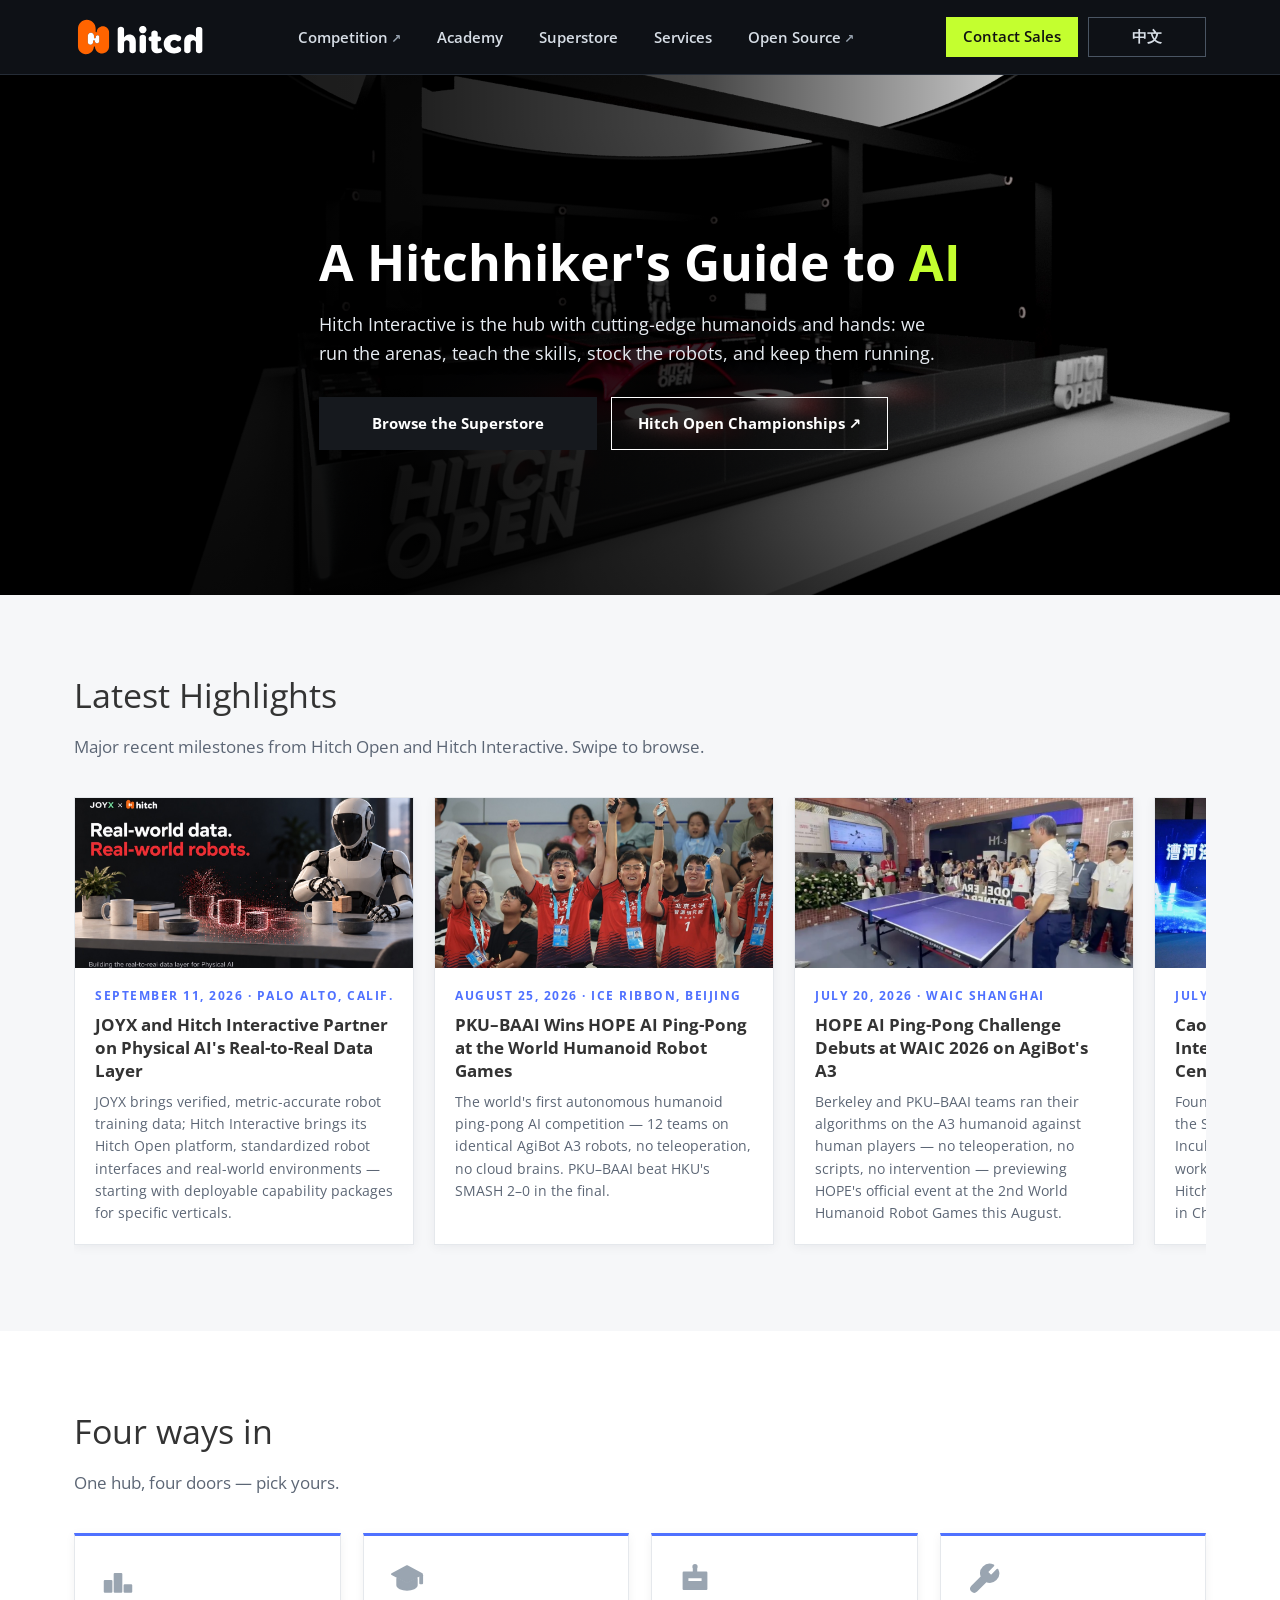
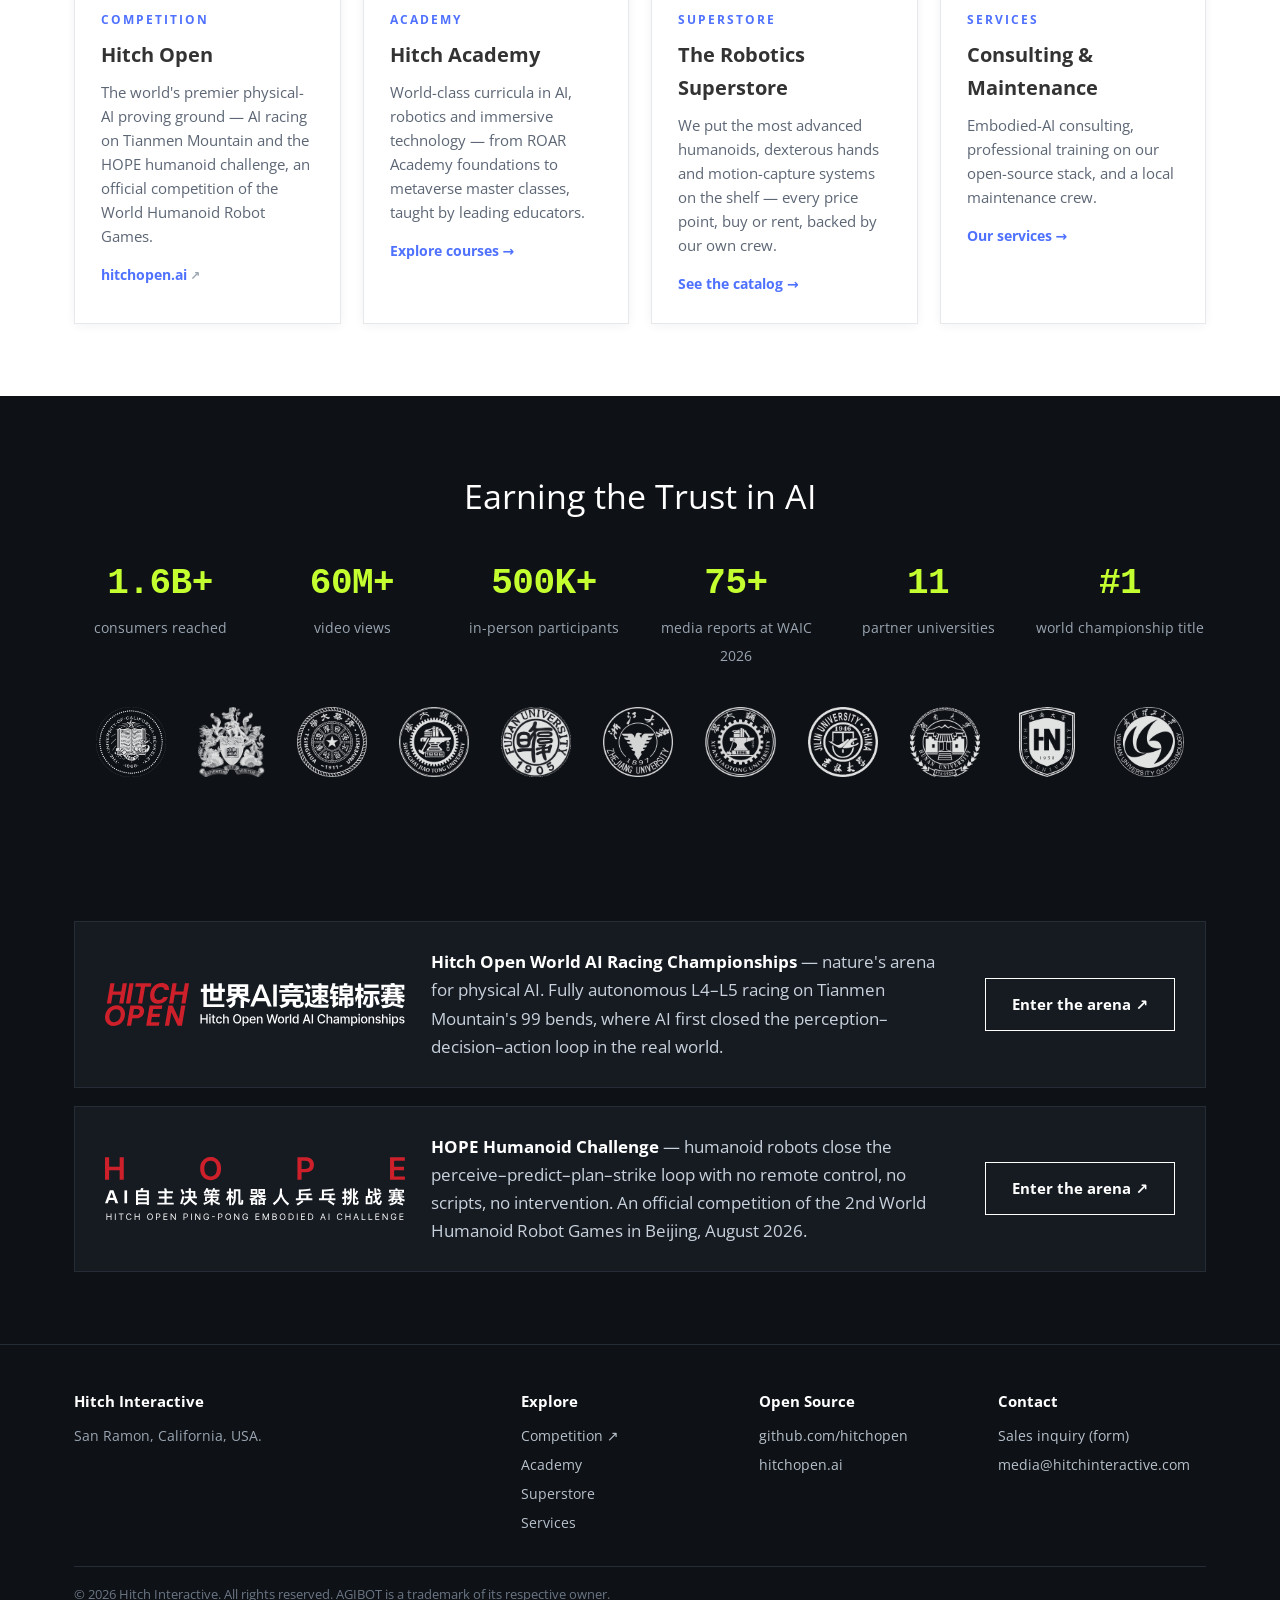
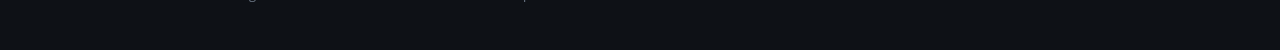
<file: index.html>
<!DOCTYPE html>
<html lang="en">
<head>
<meta charset="UTF-8">
<meta name="viewport" content="width=device-width, initial-scale=1">
<title>Hitch Interactive — A Hitchhiker's Guide to Embodied AI</title>
<meta name="description" content="Hitch Interactive — the Physical-AI hub: competitions, learning, the robotics superstore, and embodied-AI services.">
<link rel="stylesheet" href="assets/style.css?v=20260911a">
<link rel="icon" href="assets/favicon.svg">
<script src="assets/i18n.js?v=20260911a"></script>
<script src="assets/inquiry.js?v=20260911a"></script>
</head>
<body>

<header>
  <div class="wrap nav">
    <a class="logo" href="index.html"><img src="assets/logo-mark-white.svg" alt="Hitch Interactive"></a>
    <nav><ul>
      <li><a class="ext" href="https://hitchopen.ai" target="_blank" rel="noopener" data-zh="赛事">Competition</a></li>
      <li><a href="learning.html" data-zh="学院">Academy</a></li>
      <li><a href="superstore.html" data-zh="机器人超市">Superstore</a></li>
      <li><a href="services.html" data-zh="服务">Services</a></li>
      <li><a class="ext" href="https://github.com/hitchopen" target="_blank" rel="noopener" data-zh="开源">Open Source</a></li>
    </ul></nav>
    <div class="actions">
      <a class="cta" href="#" onclick="return openInquiry('general')" data-zh="联系销售">Contact Sales</a>
      <button id="langToggle" class="langbtn" onclick="toggleLang()">中文</button>
    </div>
  </div>
</header>

<div class="hero">
  <img class="bg" src="assets/hero-expo-stage.jpg" alt="">
  <div class="wrap">
    <h1 data-zh="<span class='r'>AI</span> 的银河系漫游指南">A Hitchhiker's Guide to <span class="r">AI</span></h1>
    <p class="sub" data-zh="Hitch Interactive 是汇聚尖端人形机器人与灵巧手的枢纽：我们举办竞技场、传授技能、供应机器人，并让它们持续可靠地运行。">Hitch Interactive is the hub with cutting-edge humanoids and hands: we run the arenas,
    teach the skills, stock the robots, and keep them running.</p>
    <div class="btns">
      <a class="btn primary" href="superstore.html" data-zh="进入机器人超市">Browse the Superstore</a>
      <a class="btn ghost" href="https://hitchopen.ai" target="_blank" rel="noopener" data-zh="Hitch Open 世界AI锦标赛 ↗">Hitch Open Championships ↗</a>
    </div>
  </div>
</div>

<section class="band-cream">
  <div class="wrap news-wrap">
    <h2 data-zh="公司要闻">Latest Highlights</h2>
    <p class="lead" data-zh="来自 Hitch Open 世界AI锦标赛与 Hitch Interactive 的重大动态。左右滑动查看。">Major recent milestones from Hitch Open and Hitch Interactive. Swipe to browse.</p>
    <div class="news-track" id="newsTrack">
      <article class="news-card">
        <img src="assets/photo-joyx.jpg" alt="JOYX and Hitch Interactive strategic partnership — real-world data, real-world robots">
        <div class="body">
          <div class="date" data-zh="2026年9月11日 · 加州帕洛阿托">September 11, 2026 · Palo Alto, Calif.</div>
          <h3 data-zh="JOYX 与 Hitch Interactive 战略合作，共建「真实到真实」数据层">JOYX and Hitch Interactive Partner on Physical AI's Real-to-Real Data Layer</h3>
          <p data-zh="JOYX 出数据——可直接用于具身训练的度量级真实数据；Hitch Interactive 出机器人——Hitch Open 平台、标准化接口与真实作业场景。初期聚焦垂直场景的可落地能力包。">JOYX brings verified, metric-accurate robot training data; Hitch Interactive brings its Hitch Open platform, standardized robot interfaces and real-world environments — starting with deployable capability packages for specific verticals.</p>
          <a href="https://finance.yahoo.com/technology/ai/articles/joyx-hitch-interactive-form-strategic-000900581.html" target="_blank" rel="noopener" data-zh="阅读全文 ↗">Read more ↗</a>
        </div>
      </article>
      <article class="news-card">
        <img src="assets/photo-hope-whrg-final.jpg" alt="PKU–BAAI joint team celebrating the HOPE AI ping-pong title at the 2nd World Humanoid Robot Games">
        <div class="body">
          <div class="date" data-zh="2026年8月25日 · 北京「冰丝带」">August 25, 2026 · Ice Ribbon, Beijing</div>
          <h3 data-zh="北大—智源联合战队夺得 HOPE AI 自主决策乒乓赛冠军">PKU–BAAI Wins HOPE AI Ping-Pong at the World Humanoid Robot Games</h3>
          <p data-zh="全球首个人形机器人自主决策乒乓 AI 比赛：12 支战队同台，统一使用智元远征 A3，禁遥操作与云端大脑。决赛 2:0 胜香港大学 SMASH 战队。">The world's first autonomous humanoid ping-pong AI competition — 12 teams on identical AgiBot A3 robots, no teleoperation, no cloud brains. PKU–BAAI beat HKU's SMASH 2–0 in the final.</p>
          <a href="https://www.news.cn/digital/20260827/b5a408695d6140f7b2829d1de3455600/c.html" target="_blank" rel="noopener" data-zh="阅读全文 ↗">Read more ↗</a>
        </div>
      </article>
      <article class="news-card">
        <img src="assets/photo-hope-waic.jpg" alt="HOPE AI ping-pong human vs robot demo at WAIC 2026">
        <div class="body">
          <div class="date" data-zh="2026年7月20日 · WAIC 上海">July 20, 2026 · WAIC Shanghai</div>
          <h3 data-zh="HOPE AI 自主决策乒乓挑战赛携智元远征 A3 亮相 WAIC 2026">HOPE AI Ping-Pong Challenge Debuts at WAIC 2026 on AgiBot's A3</h3>
          <p data-zh="伯克利战队与北大—智源联合战队同台，在远征 A3 人形机器人上与人类选手无遥控、无脚本、无干预实时对抗；8月 HOPE 将作为正式项目登陆第二届世界人形机器人运动会。">Berkeley and PKU–BAAI teams ran their algorithms on the A3 humanoid against human players — no teleoperation, no scripts, no intervention — previewing HOPE's official event at the 2nd World Humanoid Robot Games this August.</p>
          <a href="https://hitchopen.ai" target="_blank" rel="noopener" data-zh="阅读全文 ↗">Read more ↗</a>
        </div>
      </article>
      <article class="news-card">
        <img src="assets/photo-caohejing.jpg" alt="Caohejing–Hitch Open Physical Intelligence Joint Innovation Center launch at WAIC 2026">
        <div class="body">
          <div class="date" data-zh="2026年7月19日 · WAIC 上海">July 19, 2026 · WAIC Shanghai</div>
          <h3 data-zh="漕河泾开发区—Hitch Open 物理智能联合创新中心正式发布">Caohejing–Hitch Open Physical Intelligence Joint Innovation Center Launches at WAIC</h3>
          <p data-zh="漕河泾开发区、上海市人形机器人创新孵化器与 Hitch Open 三方共建 AI 自主决策科研基地——全球首个面向人形机器人团队的创新协作空间，也是 Hitch Open 在中国设立的首个常设科研空间。">Founded with Caohejing Hi-Tech Park and the Shanghai Humanoid Robot Innovation Incubator — the world's first robotics co-working space for humanoid teams, and Hitch Open's first permanent research base in China.</p>
          <a href="https://hitchopen.ai" target="_blank" rel="noopener" data-zh="阅读全文 ↗">Read more ↗</a>
        </div>
      </article>
      <article class="news-card">
        <img src="assets/photo-hope.jpg" alt="HOPE AI Challenge">
        <div class="body">
          <div class="date" data-zh="2026年6月 · 北京">June 2026 · Beijing</div>
          <h3 data-zh="HOPE 乒乓具身智能挑战赛入选第二届世界人形机器人运动会正式比赛项目">HOPE AI Challenge Joins the 2nd World Humanoid Robot Games as an Official Competition</h3>
          <p data-zh="由北京市人民政府等联合主办、北奥集团（2008 与 2022 奥运会运营团队）联合运营，2026年8月在国家速滑馆「冰丝带」开赛。">Co-hosted with the People's Government of Beijing and operated with Beiao Group — the team behind the 2008 &amp; 2022 Olympics — debuting August 2026 at the Ice Ribbon.</p>
          <a href="https://hitchopen.ai" target="_blank" rel="noopener" data-zh="阅读全文 ↗">Read more ↗</a>
        </div>
      </article>
      <article class="news-card">
        <img src="assets/photo-record.png" alt="Tianmen Mountain AI record">
        <div class="body">
          <div class="date" data-zh="2025 · 张家界天门山">2025 · Tianmen Mountain</div>
          <h3 data-zh="首届 Hitch Open 世界AI锦标赛：10亿+ 触达，AI 车队刷新天门山纪录">First Hitch Open World AI Championships: 1B+ Reach and a New AI Record on the 99 Bends</h3>
          <p data-zh="50万+ 现场观众、8.46M+ 社交互动；清华大学极限竞速战队以 16'10"838 创造 AI 纪录。">500K+ on-site spectators, 8.46M+ social engagement; Tsinghua's racing team set the AI record at 16'10"838.</p>
          <a href="https://hitchopen.ai" target="_blank" rel="noopener" data-zh="阅读全文 ↗">Read more ↗</a>
        </div>
      </article>
      <article class="news-card">
        <img src="assets/photo-ces.jpg" alt="CES 2025 Indy Autonomous Challenge">
        <div class="body">
          <div class="date" data-zh="2025年1月 · 拉斯维加斯 CES">Jan 2025 · CES Las Vegas</div>
          <h3 data-zh="伯克利 ROAR 战队夺得印地自动驾驶挑战赛全球总冠军">Berkeley ROAR Wins the Indy Autonomous Challenge World Title</h3>
          <p data-zh="由联合创始人 Dr. Allen Yang 领衔的加州伯克利 ROAR 战队在 CES 2025 头对头对决中问鼎全球第一。">Led by co-founder Dr. Allen Yang, the UC Berkeley ROAR team took the No. 1 title in head-to-head autonomous racing at CES 2025.</p>
          <a href="https://hitchopen.ai" target="_blank" rel="noopener" data-zh="阅读全文 ↗">Read more ↗</a>
        </div>
      </article>
    </div>
  </div>
</section>

<section>
  <div class="wrap">
    <h2 data-zh="四条通道，一个枢纽">Four ways in</h2>
    <p class="lead" data-zh="一个具身智能枢纽，四扇门——选择你的入口。">One hub, four doors — pick yours.</p>
    <div class="grid g4">
      <div class="card tint tint-blue">
        <div class="icon"><svg viewBox="0 0 24 24" fill="currentColor" stroke="currentColor" stroke-width="1.5" stroke-linejoin="round" stroke-linecap="round" aria-hidden="true"><path d="M9.7 8.5h4.6V21H9.7z M2.7 13.4h4.6V21H2.7z M16.7 16.4h4.6V21h-4.6z"/></svg></div>
        <div class="tag" data-zh="赛事">Competition</div>
        <h3>Hitch Open</h3>
        <p data-zh="全球顶级物理智能竞技场——天门山 AI 竞速与 HOPE 人形机器人挑战赛（世界人形机器人运动会正式项目）。">The world's premier physical-AI proving ground — AI racing on Tianmen Mountain and the
        HOPE humanoid challenge, an official competition of the World Humanoid Robot Games.</p>
        <a class="go ext" href="https://hitchopen.ai" target="_blank" rel="noopener">hitchopen.ai</a>
      </div>
      <div class="card tint tint-lime">
        <div class="icon"><svg viewBox="0 0 24 24" fill="currentColor" stroke="currentColor" stroke-width="1.5" stroke-linejoin="round" stroke-linecap="round" aria-hidden="true"><path d="M12 3L1.5 8.6 12 14.2l10.5-5.6z"/><path d="M5.2 11.8v4.4c0 1.8 3 3.3 6.8 3.3s6.8-1.5 6.8-3.3v-4.4L12 15.4z"/><path d="M21.4 9.4h1.2v5.6h-1.2z"/></svg></div>
        <div class="tag" data-zh="学院">Academy</div>
        <h3>Hitch Academy</h3>
        <p data-zh="AI、机器人与沉浸式技术的世界级课程——从 ROAR Academy 基础课到元宇宙大师课，由一流教育者执教。">World-class curricula in AI, robotics and immersive technology — from ROAR Academy
        foundations to metaverse master classes, taught by leading educators.</p>
        <a class="go" href="learning.html" data-zh="浏览课程 →">Explore courses →</a>
      </div>
      <div class="card tint tint-orange">
        <div class="icon"><svg viewBox="0 0 24 24" fill="currentColor" stroke="currentColor" stroke-width="1.5" stroke-linejoin="round" stroke-linecap="round" aria-hidden="true"><path fill-rule="evenodd" d="M4 7.5h16V19H4zM6.6 10.8h10.8v3.4H6.6z"/><path d="M11.2 4h1.6v3.5h-1.6z"/><circle cx="12" cy="3.2" r="1.1"/></svg></div>
        <div class="tag" data-zh="机器人超市">Superstore</div>
        <h3 data-zh="机器人超市">The Robotics Superstore</h3>
        <p data-zh="我们把最尖端的人形机器人、灵巧手与动作捕捉系统摆上货架——覆盖各价位，可买可租，由我们自己的团队保驾护航。">We put the most advanced humanoids, dexterous hands and motion-capture systems on the
        shelf — every price point, buy or rent, backed by our own crew.</p>
        <a class="go" href="superstore.html" data-zh="查看产品目录 →">See the catalog →</a>
      </div>
      <div class="card tint tint-green">
        <div class="icon"><svg viewBox="0 0 24 24" fill="currentColor" stroke="currentColor" stroke-width="1.5" stroke-linejoin="round" stroke-linecap="round" aria-hidden="true"><path d="M14.7 6.3a1 1 0 0 0 0 1.4l1.6 1.6a1 1 0 0 0 1.4 0l3.77-3.77a6 6 0 0 1-7.94 7.94l-6.91 6.91a2.12 2.12 0 0 1-3-3l6.91-6.91a6 6 0 0 1 7.94-7.94l-3.76 3.76z"/></svg></div>
        <div class="tag" data-zh="服务">Services</div>
        <h3 data-zh="咨询与维保">Consulting &amp; Maintenance</h3>
        <p data-zh="具身智能咨询、基于我们开源技术栈的专业培训，以及本地维保团队。">Embodied-AI consulting, professional training on our open-source stack, and a local
        maintenance crew.</p>
        <a class="go" href="services.html" data-zh="了解服务 →">Our services →</a>
      </div>
    </div>
  </div>
</section>

<section class="band-sky">
  <div class="wrap">
    <h2 data-zh="赢得对 AI 的信任">Earning the Trust in AI</h2>
    <div class="stats s6" style="margin-top:30px">
      <div class="stat"><b>1.6B+</b><span data-zh="触达消费者">consumers reached</span></div>
      <div class="stat"><b>60M+</b><span data-zh="视频播放量">video views</span></div>
      <div class="stat"><b>500K+</b><span data-zh="现场参与者">in-person participants</span></div>
      <div class="stat"><b>75+</b><span data-zh="WAIC 2026 媒体报道">media reports at WAIC 2026</span></div>
      <div class="stat"><b>11</b><span data-zh="合作高校">partner universities</span></div>
      <div class="stat"><b>#1</b><span data-zh="世界冠军头衔">world championship title</span></div>
    </div>
    <div class="uniband" style="margin-top:38px">
      <img src="assets/universities/white/ucberkeley.png" alt="UC Berkeley">
      <img src="assets/universities/white/hku.png" alt="The University of Hong Kong">
      <img src="assets/universities/white/tsinghua.png" alt="Tsinghua University">
      <img src="assets/universities/white/sjtu.png" alt="Shanghai Jiao Tong University">
      <img src="assets/universities/white/fudan.png" alt="Fudan University">
      <img src="assets/universities/white/zhejiang.png" alt="Zhejiang University">
      <img src="assets/universities/white/xjtu.png" alt="Xi'an Jiaotong University">
      <img src="assets/universities/white/jilin.png" alt="Jilin University">
      <img src="assets/universities/white/hunan.png" alt="Hunan University">
      <img src="assets/universities/white/hainan.png" alt="Hainan University">
      <img src="assets/universities/white/wut.png" alt="Wuhan University of Technology">
    </div>
  </div>
</section>

<section class="band-black">
  <div class="wrap">
    <!-- 两个赛项各自成条，各自的按钮进各自的页面。
         logo 用深色底专用版(品牌红 + 白字)：原 hitchopen.png 是浅底版、通体品牌红，
         在 .strip 的 #161B22 上对比度仅 3.6:1，几乎看不见 -->
    <div class="strips">
    <div class="strip">
      <a class="strip-logo" href="https://hitchopen.ai/racing.html" target="_blank" rel="noopener">
        <img src="assets/hitchopen-racing-white.svg" alt="Hitch Open 世界 AI 竞速锦标赛">
      </a>
      <p data-zh="<b>Hitch Open 世界AI竞速锦标赛</b>——大自然的物理智能竞技场。L4–L5 全自动驾驶挑战天门山九十九道弯，AI 首次在真实世界完成“感知—决策—执行”完整闭环。"><b>Hitch Open World AI Racing Championships</b> — nature's arena for physical AI.
      Fully autonomous L4–L5 racing on Tianmen Mountain's 99 bends, where AI first closed the perception–decision–action loop in the real world.</p>
      <a class="btn ghost" href="https://hitchopen.ai/racing.html" target="_blank" rel="noopener" data-zh="进入竞技场 ↗">Enter the arena ↗</a>
    </div>

    <div class="strip">
      <a class="strip-logo" href="https://hitchopen.ai/hope.html" target="_blank" rel="noopener">
        <img src="assets/hope-white.svg" alt="HOPE — Hitch Open AI 自主决策乒乓挑战赛">
      </a>
      <p data-zh="<b>HOPE 人形机器人挑战赛</b>——人形机器人无遥控、无脚本、无干预，自主完成“感知—预测—规划—击球”闭环。2026 年 8 月作为正式比赛项目登陆北京第二届世界人形机器人运动会。"><b>HOPE Humanoid Challenge</b> — humanoid robots close the perceive–predict–plan–strike loop with no remote control, no scripts, no intervention.
      An official competition of the 2nd World Humanoid Robot Games in Beijing, August 2026.</p>
      <a class="btn ghost" href="https://hitchopen.ai/hope.html" target="_blank" rel="noopener" data-zh="进入竞技场 ↗">Enter the arena ↗</a>
    </div>
    </div>
  </div>
</section>

<footer>
  <div class="wrap">
    <div class="cols">
      <div>
        <h4>Hitch Interactive</h4>
        <p style="max-width:320px" data-zh="美国加州圣拉蒙">San Ramon, California, USA.</p>
      </div>
      <div>
        <h4 data-zh="探索">Explore</h4>
        <a href="https://hitchopen.ai" target="_blank" rel="noopener" data-zh="赛事 ↗">Competition ↗</a>
        <a href="learning.html" data-zh="学院">Academy</a>
        <a href="superstore.html" data-zh="机器人超市">Superstore</a>
        <a href="services.html" data-zh="服务">Services</a>
      </div>
      <div>
        <h4 data-zh="开源">Open Source</h4>
        <a href="https://github.com/hitchopen" target="_blank" rel="noopener">github.com/hitchopen</a>
        <a href="https://hitchopen.ai" target="_blank" rel="noopener">hitchopen.ai</a>
      </div>
      <div>
        <h4 data-zh="联系我们">Contact</h4>
        <a href="#" onclick="return openInquiry('general')" data-zh="销售咨询（表单）">Sales inquiry (form)</a>
        <a href="mailto:media@hitchinteractive.com">media@hitchinteractive.com</a>
      </div>
    </div>
    <div class="fineprint" data-zh="© 2026 Hitch Interactive。保留所有权利。AGIBOT 为其各自所有者之商标。">© 2026 Hitch Interactive. All rights reserved. AGIBOT is a trademark of its respective owner.</div>
  </div>
</footer>

</body>
</html>
</file>
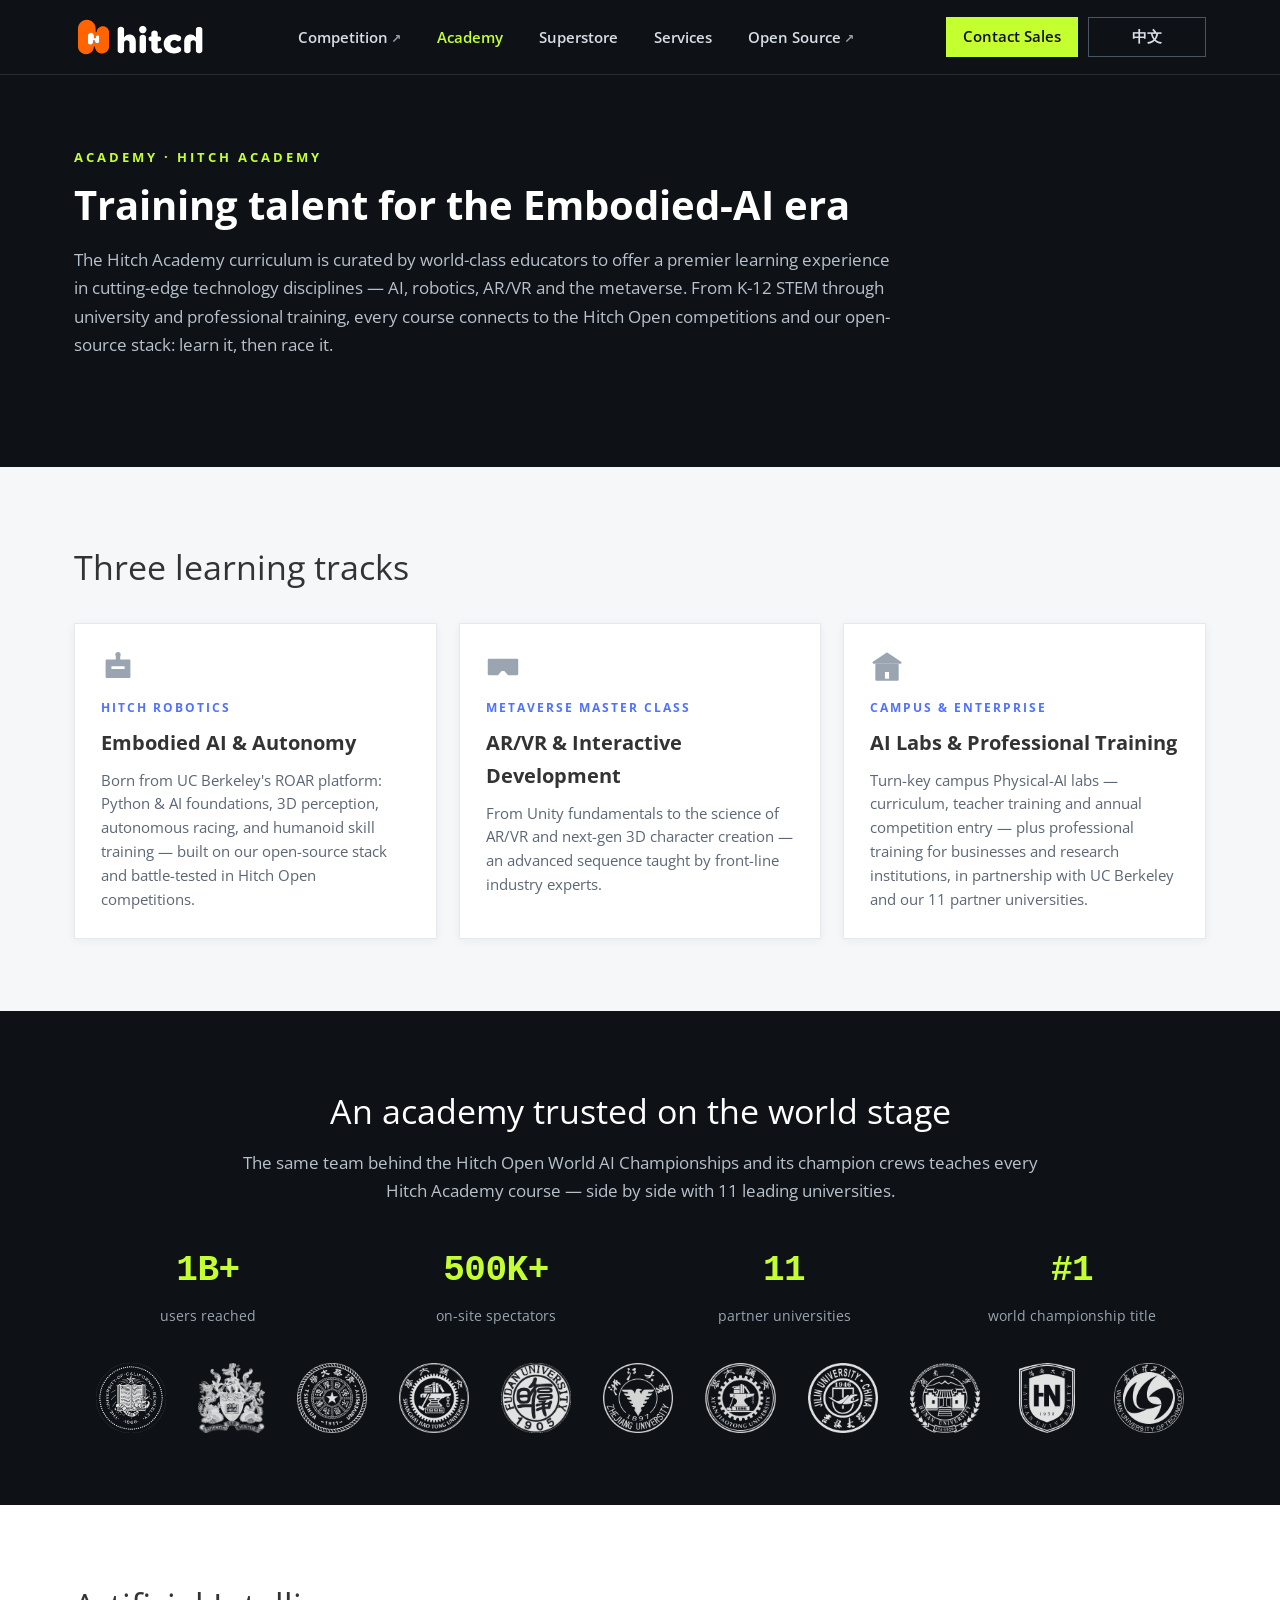
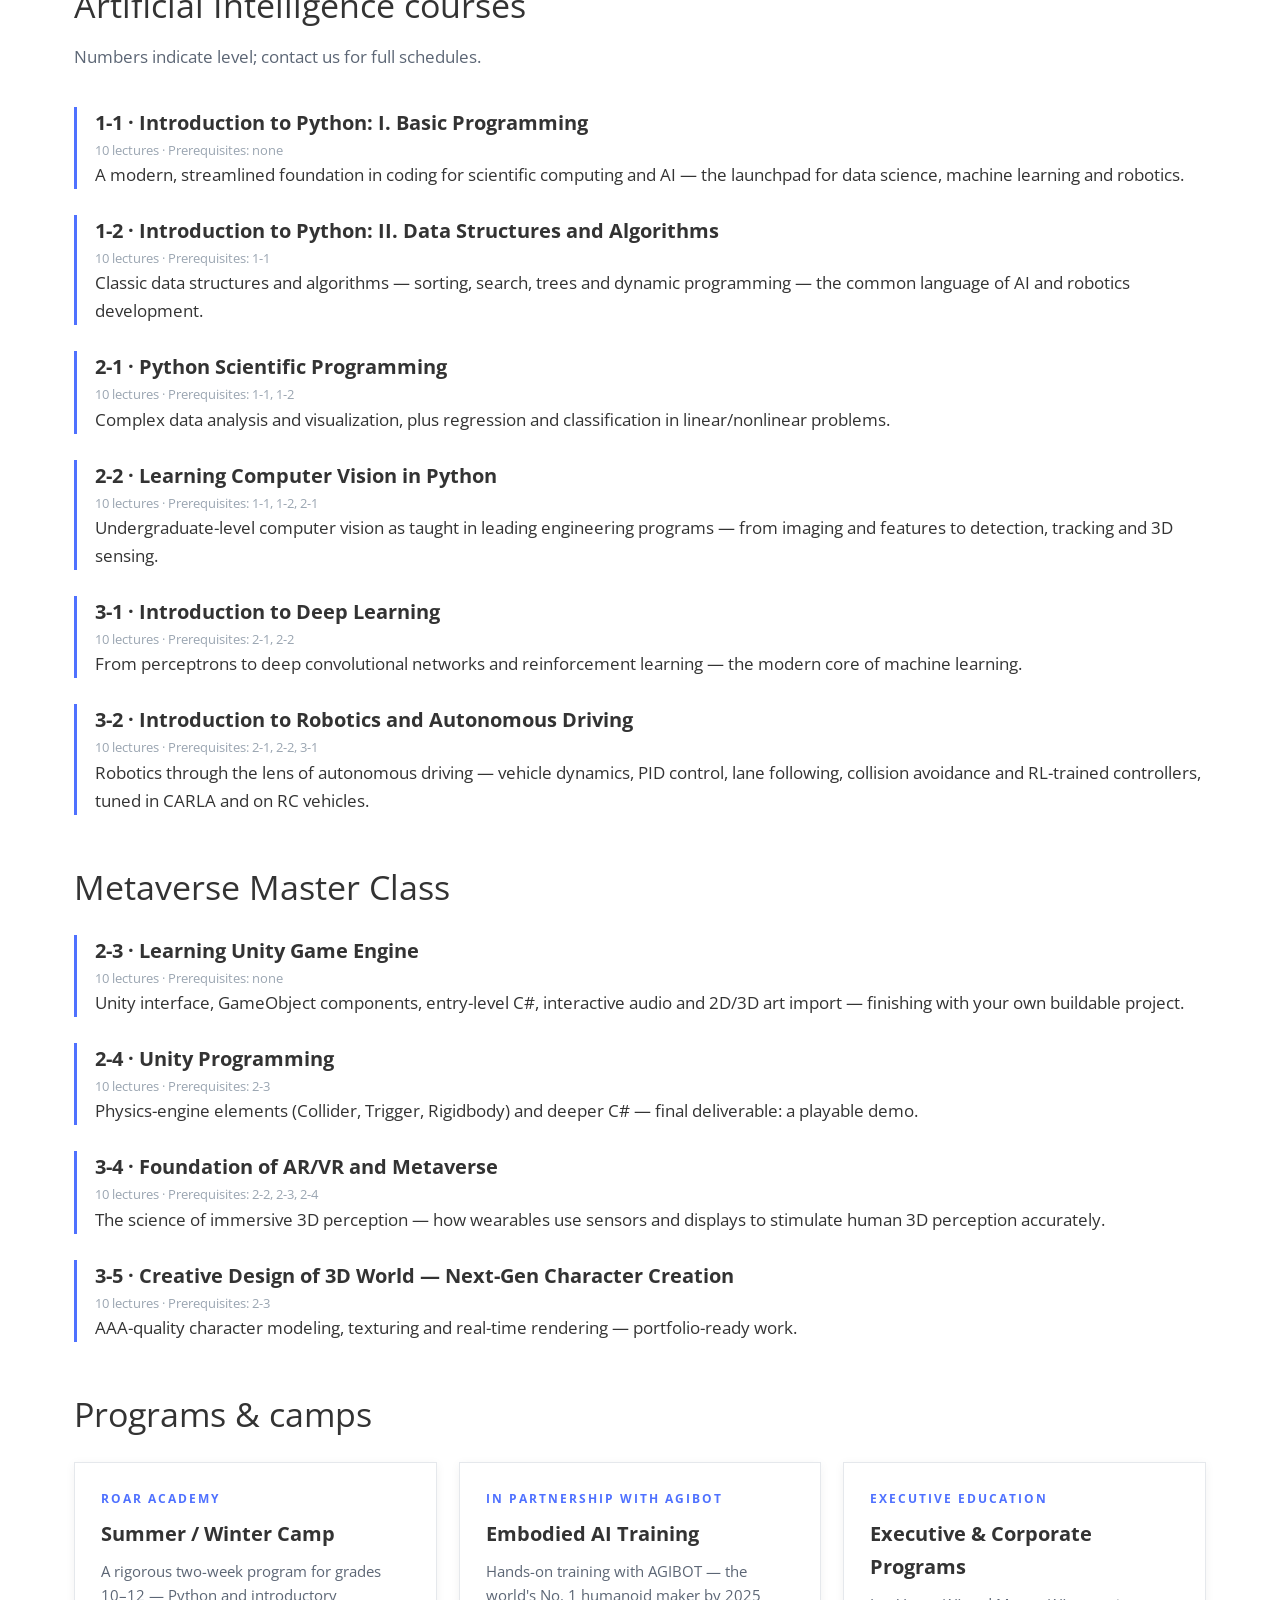
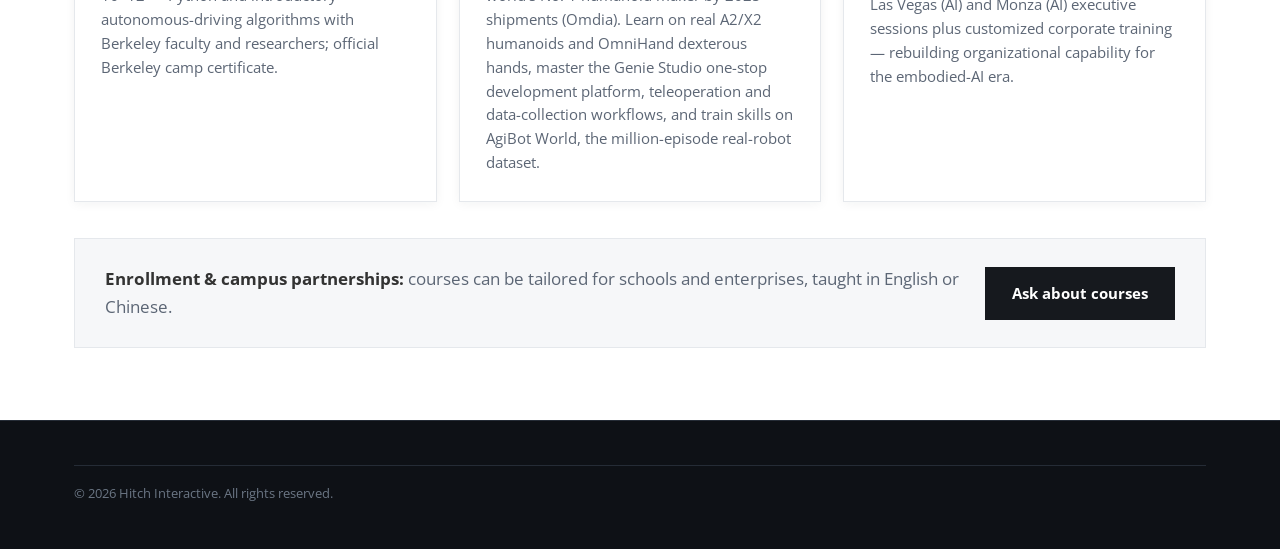
<file: learning.html>
<!DOCTYPE html>
<html lang="en">
<head>
<meta charset="UTF-8">
<meta name="viewport" content="width=device-width, initial-scale=1">
<title>Academy — Hitch Interactive</title>
<link rel="stylesheet" href="assets/style.css?v=20260911a">
<link rel="icon" href="assets/favicon.svg">
<script src="assets/i18n.js?v=20260911a"></script>
<script src="assets/inquiry.js?v=20260911a"></script>
</head>
<body>

<header>
  <div class="wrap nav">
    <a class="logo" href="index.html"><img src="assets/logo-mark-white.svg" alt="Hitch Interactive"></a>
    <nav><ul>
      <li><a class="ext" href="https://hitchopen.ai" target="_blank" rel="noopener" data-zh="赛事">Competition</a></li>
      <li><a class="active" href="learning.html" data-zh="学院">Academy</a></li>
      <li><a href="superstore.html" data-zh="机器人超市">Superstore</a></li>
      <li><a href="services.html" data-zh="服务">Services</a></li>
      <li><a class="ext" href="https://github.com/hitchopen" target="_blank" rel="noopener" data-zh="开源">Open Source</a></li>
    </ul></nav>
    <div class="actions">
      <a class="cta" href="#" onclick="return openInquiry('general')" data-zh="联系销售">Contact Sales</a>
      <button id="langToggle" class="langbtn" onclick="toggleLang()">中文</button>
    </div>
  </div>
</header>

<section class="band-lime">
  <div class="wrap">
    <div class="kicker" data-zh="学院 · HITCH ACADEMY">Academy · Hitch Academy</div>
    <h1 style="font-size:40px" data-zh="为具身智能时代培养人才">Training talent for the Embodied-AI era</h1>
    <p class="lead" data-zh="Hitch Academy 课程由世界级教育者策划，在 AI、机器人、AR/VR 与元宇宙等前沿领域提供一流的学习体验。从中学 STEM 到大学与专业培训，我们的课程与 Hitch Open 赛事和开源技术栈无缝衔接——学以致用，赛以验学。">The Hitch Academy curriculum is curated by world-class educators to offer a premier learning
    experience in cutting-edge technology disciplines — AI, robotics, AR/VR and the metaverse.
    From K-12 STEM through university and professional training, every course connects to the
    Hitch Open competitions and our open-source stack: learn it, then race it.</p>
  </div>
</section>

<section class="alt">
  <div class="wrap">
    <h2 data-zh="三大培养路径">Three learning tracks</h2>
    <div class="grid g3" style="margin-top:28px">
      <div class="card">
        <div class="icon"><svg viewBox="0 0 24 24" fill="currentColor" stroke="currentColor" stroke-width="1.5" stroke-linejoin="round" stroke-linecap="round" aria-hidden="true"><path fill-rule="evenodd" d="M4 7.5h16V19H4zM6.6 10.8h10.8v3.4H6.6z"/><path d="M11.2 4h1.6v3.5h-1.6z"/><circle cx="12" cy="3.2" r="1.1"/></svg></div>
        <div class="tag">HITCH Robotics</div>
        <h3 data-zh="具身智能与自动驾驶">Embodied AI &amp; Autonomy</h3>
        <p data-zh="源于加州伯克利 ROAR 平台的课程体系：Python 与 AI 基础、3D 感知、自动驾驶竞速、人形机器人技能训练。全部构建于我们的开源技术栈，课程成果可直接参加 Hitch Open 赛事。">Born from UC Berkeley's ROAR platform: Python &amp; AI foundations, 3D perception,
        autonomous racing, and humanoid skill training — built on our open-source stack
        and battle-tested in Hitch Open competitions.</p>
      </div>
      <div class="card">
        <div class="icon"><svg viewBox="0 0 24 24" fill="currentColor" stroke="currentColor" stroke-width="1.5" stroke-linejoin="round" stroke-linecap="round" aria-hidden="true"><path d="M2 7h20v10h-6.2L13.2 14h-2.4l-2.6 3H2z"/></svg></div>
        <div class="tag" data-zh="元宇宙大师课">Metaverse Master Class</div>
        <h3 data-zh="AR/VR 与交互开发">AR/VR &amp; Interactive Development</h3>
        <p data-zh="从 Unity 引擎入门到 AR/VR 与元宇宙基础，再到次世代 3D 角色创作——由一线行业专家执教的进阶课程序列。">From Unity fundamentals to the science of AR/VR and next-gen 3D character creation —
        an advanced sequence taught by front-line industry experts.</p>
      </div>
      <div class="card">
        <div class="icon"><svg viewBox="0 0 24 24" fill="currentColor" stroke="currentColor" stroke-width="1.5" stroke-linejoin="round" stroke-linecap="round" aria-hidden="true"><path d="M12 2.5L2.5 9h19z"/><path fill-rule="evenodd" d="M4.5 10.5h15V21h-15zM9.8 14.8h4.4V21H9.8z"/></svg></div>
        <div class="tag" data-zh="校园与企业">Campus &amp; Enterprise</div>
        <h3 data-zh="AI 实验室与专业培训">AI Labs &amp; Professional Training</h3>
        <p data-zh="校园物理智能实验室（AI Space）整体方案：课程、师资培训与年度赛事参与。同时为企业与科研机构提供具身智能时代的专业培训——已与加州伯克利等 11 所合作高校深度协作。">Turn-key campus Physical-AI labs — curriculum, teacher training and annual competition
        entry — plus professional training for businesses and research institutions, in
        partnership with UC Berkeley and our 11 partner universities.</p>
      </div>
    </div>
  </div>
</section>

<section class="band-sky">
  <div class="wrap">
    <h2 data-zh="信任，来自赛场与讲台">An academy trusted on the world stage</h2>
    <p class="lead" data-zh="Hitch Academy 的老师与课程，正是 Hitch Open 世界AI锦标赛与冠军战队背后的团队——与 11 所顶尖高校并肩教学与竞技。">The same team behind the Hitch Open World AI Championships and its champion crews
    teaches every Hitch Academy course — side by side with 11 leading universities.</p>
    <div class="stats" style="margin-top:8px">
      <div class="stat"><b>1B+</b><span data-zh="媒体触达用户">users reached</span></div>
      <div class="stat"><b>500K+</b><span data-zh="现场观众">on-site spectators</span></div>
      <div class="stat"><b>11</b><span data-zh="合作高校">partner universities</span></div>
      <div class="stat"><b>#1</b><span data-zh="世界冠军头衔">world championship title</span></div>
    </div>
    <div class="uniband" style="margin-top:34px">
      <img src="assets/universities/white/ucberkeley.png" alt="UC Berkeley">
      <img src="assets/universities/white/hku.png" alt="The University of Hong Kong">
      <img src="assets/universities/white/tsinghua.png" alt="Tsinghua University">
      <img src="assets/universities/white/sjtu.png" alt="Shanghai Jiao Tong University">
      <img src="assets/universities/white/fudan.png" alt="Fudan University">
      <img src="assets/universities/white/zhejiang.png" alt="Zhejiang University">
      <img src="assets/universities/white/xjtu.png" alt="Xi'an Jiaotong University">
      <img src="assets/universities/white/jilin.png" alt="Jilin University">
      <img src="assets/universities/white/hunan.png" alt="Hunan University">
      <img src="assets/universities/white/hainan.png" alt="Hainan University">
      <img src="assets/universities/white/wut.png" alt="Wuhan University of Technology">
    </div>
  </div>
</section>

<section>
  <div class="wrap">
    <h2 data-zh="人工智能课程">Artificial Intelligence courses</h2>
    <p class="lead" data-zh="编号为课程级别；完整课表与开课时间请联系我们。">Numbers indicate level; contact us for full schedules.</p>

    <div class="course">
      <h3>1-1 · Introduction to Python: I. Basic Programming</h3>
      <div class="meta" data-zh="10 讲 · 无先修要求">10 lectures · Prerequisites: none</div>
      <p data-zh="面向科学计算与 AI 应用的现代化 Python 入门，为数据科学、机器学习与机器人方向打下坚实基础。">A modern, streamlined foundation in coding for scientific computing and AI — the
      launchpad for data science, machine learning and robotics.</p>
    </div>
    <div class="course">
      <h3>1-2 · Introduction to Python: II. Data Structures and Algorithms</h3>
      <div class="meta" data-zh="10 讲 · 先修：1-1">10 lectures · Prerequisites: 1-1</div>
      <p data-zh="经典数据结构与算法：排序、搜索、树结构与动态规划——AI 与机器人开发的通用语言。">Classic data structures and algorithms — sorting, search, trees and dynamic
      programming — the common language of AI and robotics development.</p>
    </div>
    <div class="course">
      <h3>2-1 · Python Scientific Programming</h3>
      <div class="meta" data-zh="10 讲 · 先修：1-1, 1-2">10 lectures · Prerequisites: 1-1, 1-2</div>
      <p data-zh="复杂数据分析与可视化、线性/非线性回归与分类。">Complex data analysis and visualization, plus regression and classification in
      linear/nonlinear problems.</p>
    </div>
    <div class="course">
      <h3>2-2 · Learning Computer Vision in Python</h3>
      <div class="meta" data-zh="10 讲 · 先修：1-1, 1-2, 2-1">10 lectures · Prerequisites: 1-1, 1-2, 2-1</div>
      <p data-zh="对标一流大学工程专业本科水平的计算机视觉课程：从成像与特征到目标检测、跟踪与三维感知。">Undergraduate-level computer vision as taught in leading engineering programs — from
      imaging and features to detection, tracking and 3D sensing.</p>
    </div>
    <div class="course">
      <h3>3-1 · Introduction to Deep Learning</h3>
      <div class="meta" data-zh="10 讲 · 先修：2-1, 2-2">10 lectures · Prerequisites: 2-1, 2-2</div>
      <p data-zh="从感知机到深度卷积网络与强化学习——现代机器学习的核心方法。">From perceptrons to deep convolutional networks and reinforcement learning — the
      modern core of machine learning.</p>
    </div>
    <div class="course">
      <h3>3-2 · Introduction to Robotics and Autonomous Driving</h3>
      <div class="meta" data-zh="10 讲 · 先修：2-1, 2-2, 3-1">10 lectures · Prerequisites: 2-1, 2-2, 3-1</div>
      <p data-zh="以自动驾驶为主线的机器人入门：车辆动力学、PID 控制、循线与避障、强化学习控制器，并在 CARLA 仿真与实车模型上调试。">Robotics through the lens of autonomous driving — vehicle dynamics, PID control, lane
      following, collision avoidance and RL-trained controllers, tuned in CARLA and on RC
      vehicles.</p>
    </div>

    <h2 style="margin-top:44px" data-zh="元宇宙大师课">Metaverse Master Class</h2>
    <div class="course" style="margin-top:20px">
      <h3>2-3 · Learning Unity Game Engine</h3>
      <div class="meta" data-zh="10 讲 · 无先修要求">10 lectures · Prerequisites: none</div>
      <p data-zh="掌握 Unity 界面、GameObject 组件、入门级 C# 脚本与 2D/3D 素材导入，独立完成 2D/3D 项目。">Unity interface, GameObject components, entry-level C#, interactive audio and 2D/3D
      art import — finishing with your own buildable project.</p>
    </div>
    <div class="course">
      <h3>2-4 · Unity Programming</h3>
      <div class="meta" data-zh="10 讲 · 先修：2-3">10 lectures · Prerequisites: 2-3</div>
      <p data-zh="Unity 物理引擎（Collider、Trigger、Rigidbody）与 C# 进阶，期末交付可玩 Demo。">Physics-engine elements (Collider, Trigger, Rigidbody) and deeper C# — final
      deliverable: a playable demo.</p>
    </div>
    <div class="course">
      <h3>3-4 · Foundation of AR/VR and Metaverse</h3>
      <div class="meta" data-zh="10 讲 · 先修：2-2, 2-3, 2-4">10 lectures · Prerequisites: 2-2, 2-3, 2-4</div>
      <p data-zh="沉浸式 3D 感知背后的科学：可穿戴设备如何用传感器与显示技术精准模拟人类三维感知。">The science of immersive 3D perception — how wearables use sensors and displays to
      stimulate human 3D perception accurately.</p>
    </div>
    <div class="course">
      <h3>3-5 · Creative Design of 3D World — Next-Gen Character Creation</h3>
      <div class="meta" data-zh="10 讲 · 先修：2-3">10 lectures · Prerequisites: 2-3</div>
      <p data-zh="AAA 级角色的建模、贴图与实时渲染全流程，作品直接进入个人作品集。">AAA-quality character modeling, texturing and real-time rendering — portfolio-ready
      work.</p>
    </div>

    <h2 style="margin-top:44px" data-zh="项目与训练营">Programs &amp; camps</h2>
    <div class="grid g3" style="margin-top:20px">
      <div class="card">
        <div class="tag">ROAR Academy</div>
        <h3 data-zh="伯克利暑期/寒假训练营">Summer / Winter Camp</h3>
        <p data-zh="面向 10–12 年级学生的两周高强度项目：与伯克利教师和研究者一起学习 Python 与自动驾驶算法，结营颁发伯克利官方证书。">A rigorous two-week program for grades 10–12 — Python and introductory autonomous-driving
        algorithms with Berkeley faculty and researchers; official Berkeley camp certificate.</p>
      </div>
      <div class="card">
        <div class="tag" data-zh="AGIBOT 官方合作">In partnership with AGIBOT</div>
        <h3 data-zh="具身智能实训">Embodied AI Training</h3>
        <p data-zh="与全球人形机器人出货量第一（Omdia 2025）的 AGIBOT 联合实训：在真实的 A2/X2 人形机器人与 OmniHand 灵巧手上动手学习，掌握 Genie Studio 一站式开发平台、遥操作与数据采集全流程，并使用百万级真机数据集 AgiBot World 训练具身智能技能。">Hands-on training with AGIBOT — the world's No. 1 humanoid maker by 2025 shipments
        (Omdia). Learn on real A2/X2 humanoids and OmniHand dexterous hands, master the Genie
        Studio one-stop development platform, teleoperation and data-collection workflows, and
        train skills on AgiBot World, the million-episode real-robot dataset.</p>
      </div>
      <div class="card">
        <div class="tag" data-zh="高管教育">Executive Education</div>
        <h3 data-zh="高管与企业定制项目">Executive &amp; Corporate Programs</h3>
        <p data-zh="Las Vegas（AI）、Monza（AI）等高管课程与企业定制培训——为具身智能时代重塑组织能力。">Las Vegas (AI) and Monza (AI) executive sessions plus customized corporate training —
        rebuilding organizational capability for the embodied-AI era.</p>
      </div>
    </div>

    <div class="strip" style="margin-top:36px">
      <p data-zh="<b>开班咨询与校园合作：</b>课程可按学校与企业需求定制，支持中英文授课。"><b>Enrollment &amp; campus partnerships:</b> courses can be tailored for schools
      and enterprises, taught in English or Chinese.</p>
      <a class="btn primary" href="#" onclick="return openInquiry('courses')" data-zh="咨询课程">Ask about courses</a>
    </div>
  </div>
</section>

<footer>
  <div class="wrap">
    <div class="fineprint" data-zh="© 2026 Hitch Interactive。保留所有权利。">© 2026 Hitch Interactive. All rights reserved.</div>
  </div>
</footer>

</body>
</html>
</file>
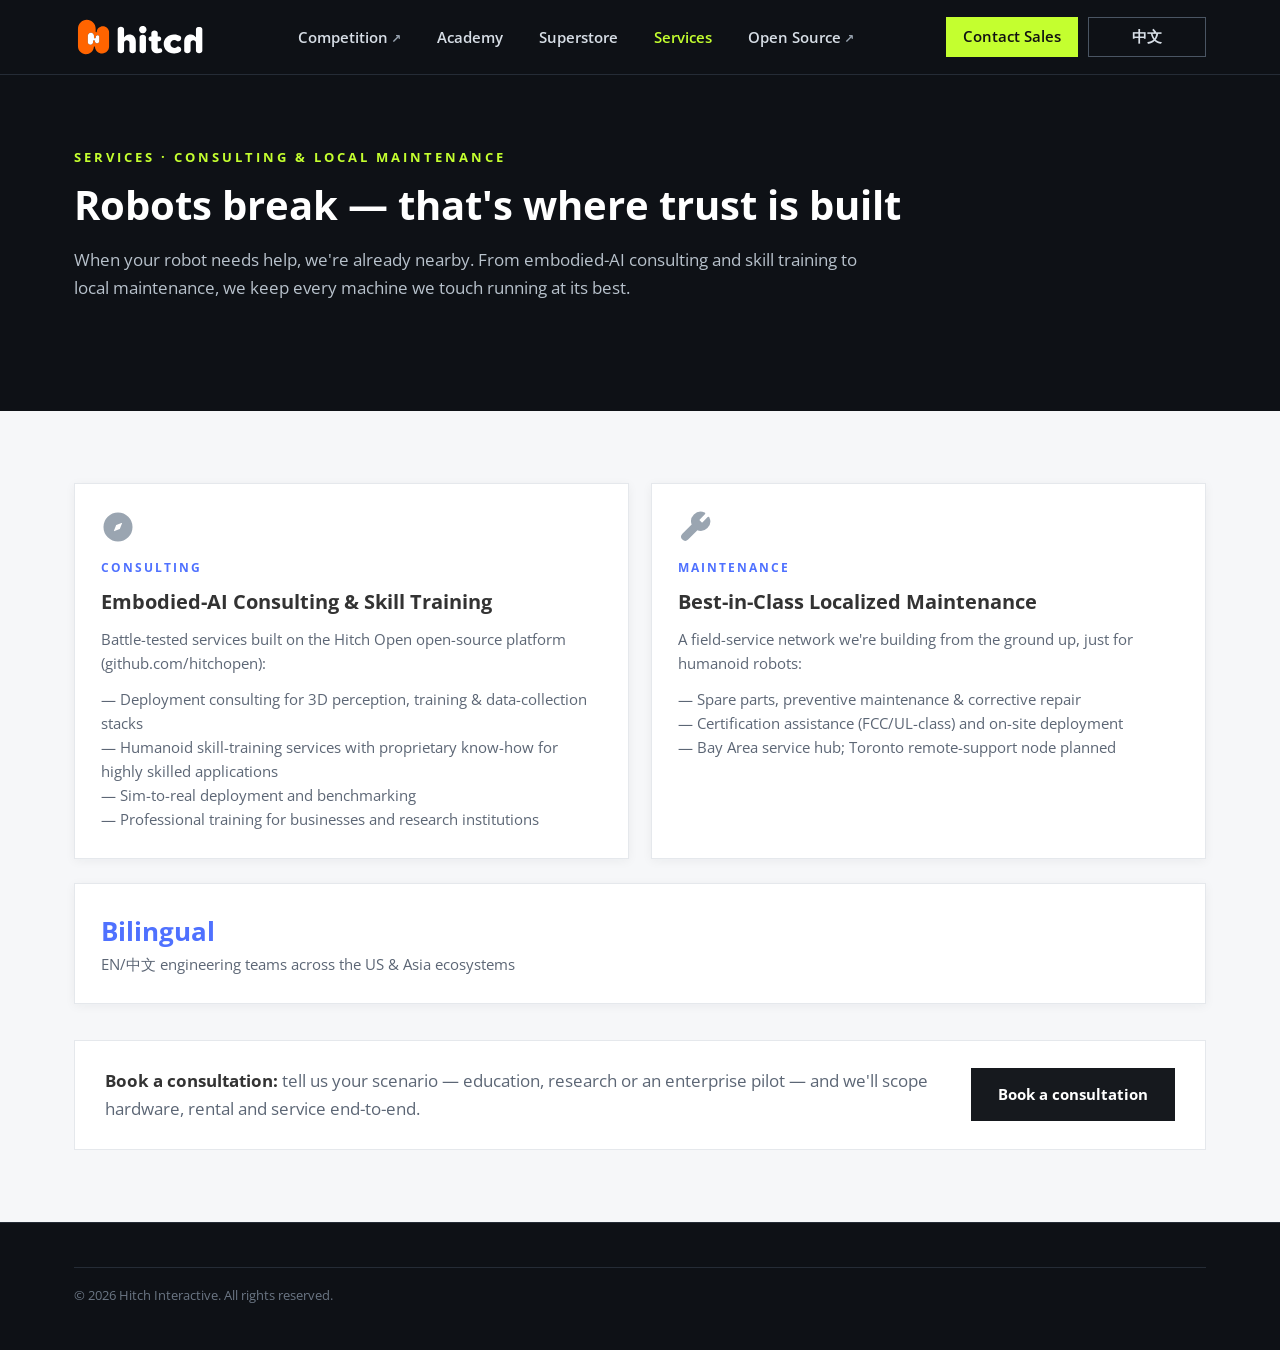
<file: services.html>
<!DOCTYPE html>
<html lang="en">
<head>
<meta charset="UTF-8">
<meta name="viewport" content="width=device-width, initial-scale=1">
<title>Services — Hitch Interactive</title>
<link rel="stylesheet" href="assets/style.css?v=20260911a">
<link rel="icon" href="assets/favicon.svg">
<script src="assets/i18n.js?v=20260911a"></script>
<script src="assets/inquiry.js?v=20260911a"></script>
</head>
<body>

<header>
  <div class="wrap nav">
    <a class="logo" href="index.html"><img src="assets/logo-mark-white.svg" alt="Hitch Interactive"></a>
    <nav><ul>
      <li><a class="ext" href="https://hitchopen.ai" target="_blank" rel="noopener" data-zh="赛事">Competition</a></li>
      <li><a href="learning.html" data-zh="学院">Academy</a></li>
      <li><a href="superstore.html" data-zh="机器人超市">Superstore</a></li>
      <li><a class="active" href="services.html" data-zh="服务">Services</a></li>
      <li><a class="ext" href="https://github.com/hitchopen" target="_blank" rel="noopener" data-zh="开源">Open Source</a></li>
    </ul></nav>
    <div class="actions">
      <a class="cta" href="#" onclick="return openInquiry('general')" data-zh="联系销售">Contact Sales</a>
      <button id="langToggle" class="langbtn" onclick="toggleLang()">中文</button>
    </div>
  </div>
</header>

<section class="band-green">
  <div class="wrap">
    <div class="kicker" data-zh="服务 · 咨询与本地维保">Services · Consulting &amp; Local Maintenance</div>
    <h1 style="font-size:40px" data-zh="机器人会出故障——这正是信任的起点">Robots break — that's where trust is built</h1>
    <p class="lead" data-zh="当您的机器人需要帮助时，我们已经在您身边。从具身智能咨询、技能训练到本地维保——我们让经手的每一台机器都保持最佳状态。">When your robot needs help, we're already nearby. From embodied-AI consulting and
    skill training to local maintenance, we keep every machine we touch
    running at its best.</p>
  </div>
</section>

<section class="alt">
  <div class="wrap">
    <div class="grid g2">

      <div class="card">
        <div class="icon"><svg viewBox="0 0 24 24" fill="currentColor" stroke="currentColor" stroke-width="1.5" stroke-linejoin="round" stroke-linecap="round" aria-hidden="true"><path fill-rule="evenodd" d="M12 2.5A9.5 9.5 0 1 0 12 21.5 9.5 9.5 0 0 0 12 2.5zM16.4 7.6l-2.5 6.3L7.6 16.4l2.5-6.3z"/></svg></div>
        <div class="tag" data-zh="咨询">Consulting</div>
        <h3 data-zh="具身智能咨询与技能训练">Embodied-AI Consulting &amp; Skill Training</h3>
        <p data-zh="基于 Hitch Open 开源平台（github.com/hitchopen）的实战级服务：">Battle-tested services built on the Hitch Open open-source platform
        (github.com/hitchopen):</p>
        <ul style="list-style:none;margin-top:12px;color:var(--muted);font-size:14.5px">
          <li data-zh="— 3D 感知、训练与数据采集技术栈的落地咨询">— Deployment consulting for 3D perception, training &amp; data-collection stacks</li>
          <li data-zh="— 人形机器人技能训练服务（高技能应用的专有知识）">— Humanoid skill-training services with proprietary know-how for highly skilled applications</li>
          <li data-zh="— 仿真到实机（sim-to-real）部署与基准测试">— Sim-to-real deployment and benchmarking</li>
          <li data-zh="— 面向企业与科研机构的具身智能专业培训">— Professional training for businesses and research institutions</li>
        </ul>
      </div>

      <div class="card">
        <div class="icon"><svg viewBox="0 0 24 24" fill="currentColor" stroke="currentColor" stroke-width="1.5" stroke-linejoin="round" stroke-linecap="round" aria-hidden="true"><path d="M14.7 6.3a1 1 0 0 0 0 1.4l1.6 1.6a1 1 0 0 0 1.4 0l3.77-3.77a6 6 0 0 1-7.94 7.94l-6.91 6.91a2.12 2.12 0 0 1-3-3l6.91-6.91a6 6 0 0 1 7.94-7.94l-3.76 3.76z"/></svg></div>
        <div class="tag" data-zh="维保">Maintenance</div>
        <h3 data-zh="本地化最优维保网络">Best-in-Class Localized Maintenance</h3>
        <p data-zh="我们正在为人形机器人从零打造一支专属的现场服务队伍：">A field-service network we're building from the ground up, just for humanoid robots:</p>
        <ul style="list-style:none;margin-top:12px;color:var(--muted);font-size:14.5px">
          <li data-zh="— 备件供应、预防性维护与故障维修">— Spare parts, preventive maintenance &amp; corrective repair</li>
          <li data-zh="— 认证协助（FCC/UL 类）与安装部署">— Certification assistance (FCC/UL-class) and on-site deployment</li>
          <li data-zh="— 湾区服务中心；多伦多远程支持节点规划中">— Bay Area service hub; Toronto remote-support node planned</li>
        </ul>
      </div>

    </div>

    <div class="grid" style="margin-top:24px">
      <div class="card">
        <b style="color:var(--red);font-size:26px" data-zh="双语">Bilingual</b>
        <p data-zh="中英双语工程师团队，横跨中美生态">EN/中文 engineering teams across the US &amp; Asia ecosystems</p>
      </div>
    </div>

    <div class="strip" style="margin-top:36px">
      <p data-zh="<b>预约咨询：</b>告诉我们您的场景——教育、科研或企业试点——我们将给出从设备选型、租赁到维保的整体方案。"><b>Book a consultation:</b> tell us your scenario — education, research or an
      enterprise pilot — and we'll scope hardware, rental and service end-to-end.</p>
      <a class="btn primary" href="#" onclick="return openInquiry('services')" data-zh="预约咨询">Book a consultation</a>
    </div>
  </div>
</section>

<footer>
  <div class="wrap">
    <div class="fineprint" data-zh="© 2026 Hitch Interactive。保留所有权利。">© 2026 Hitch Interactive. All rights reserved.</div>
  </div>
</footer>

</body>
</html>
</file>
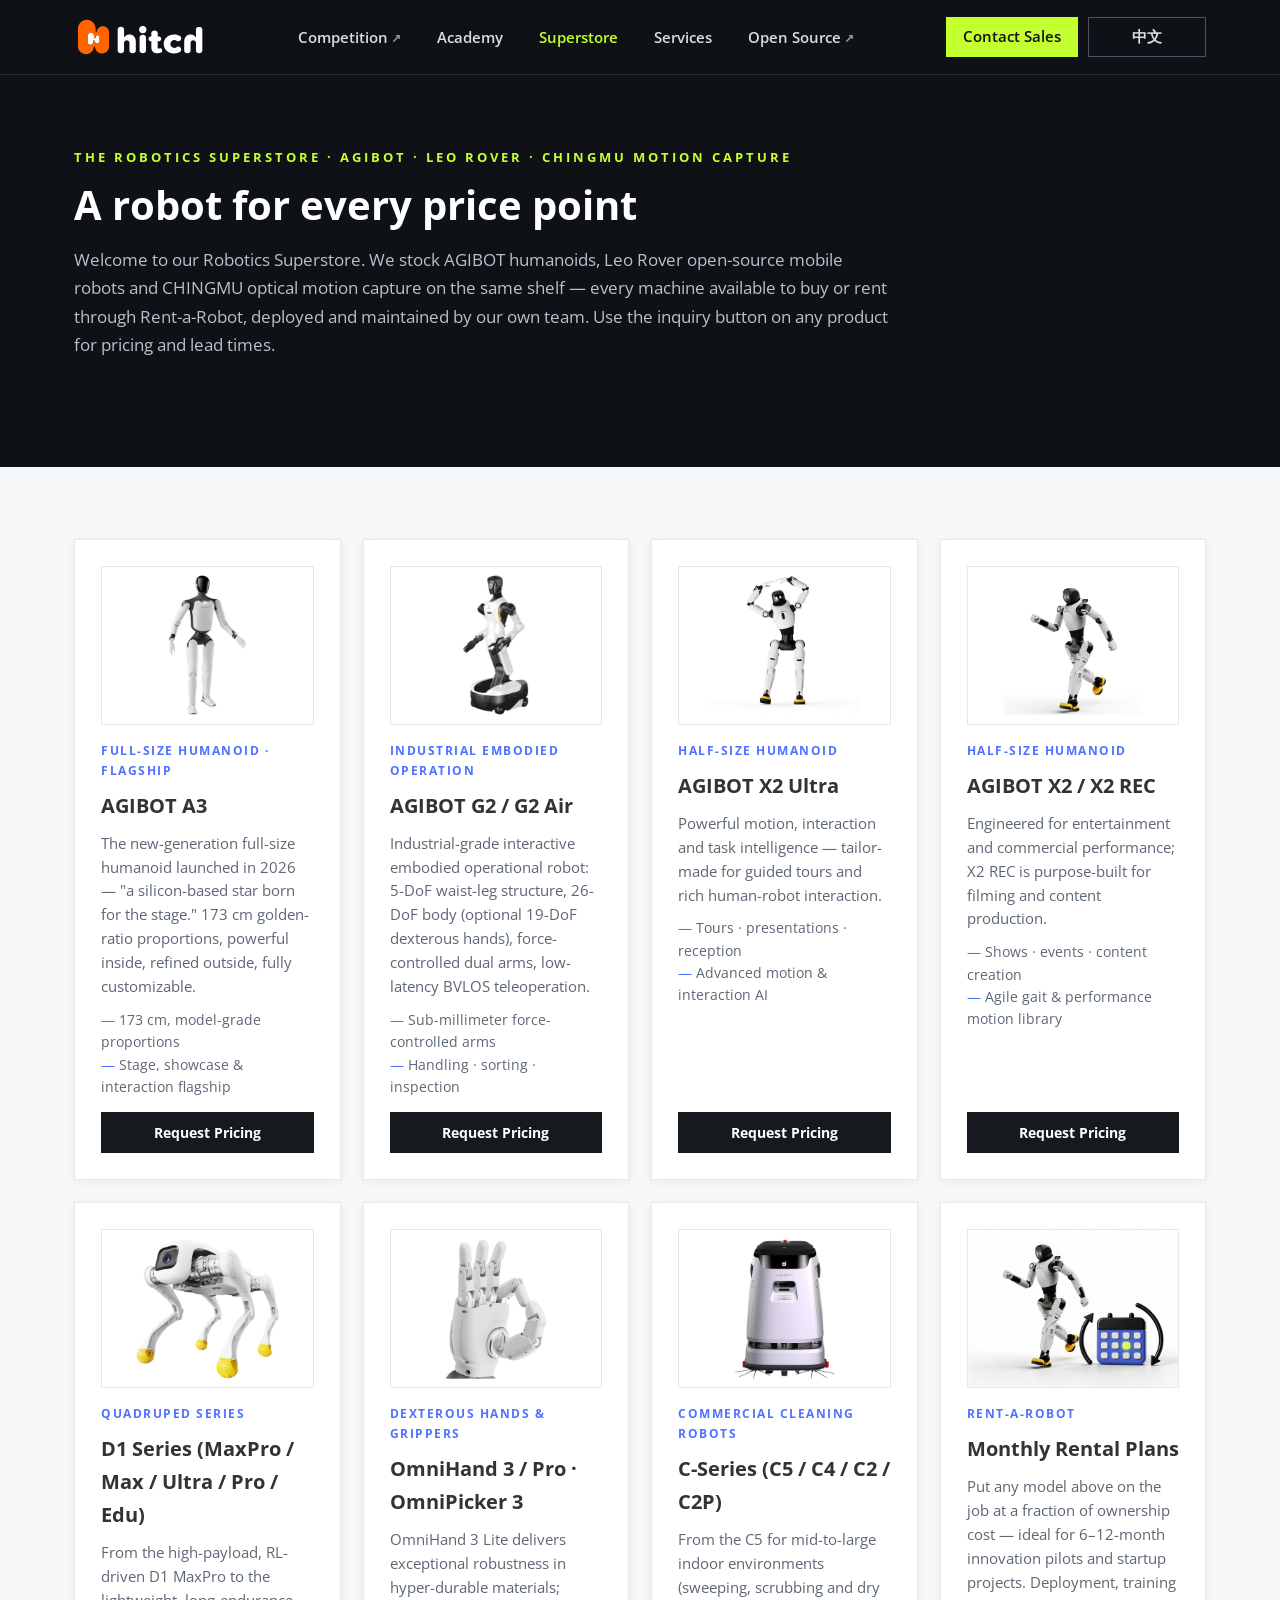
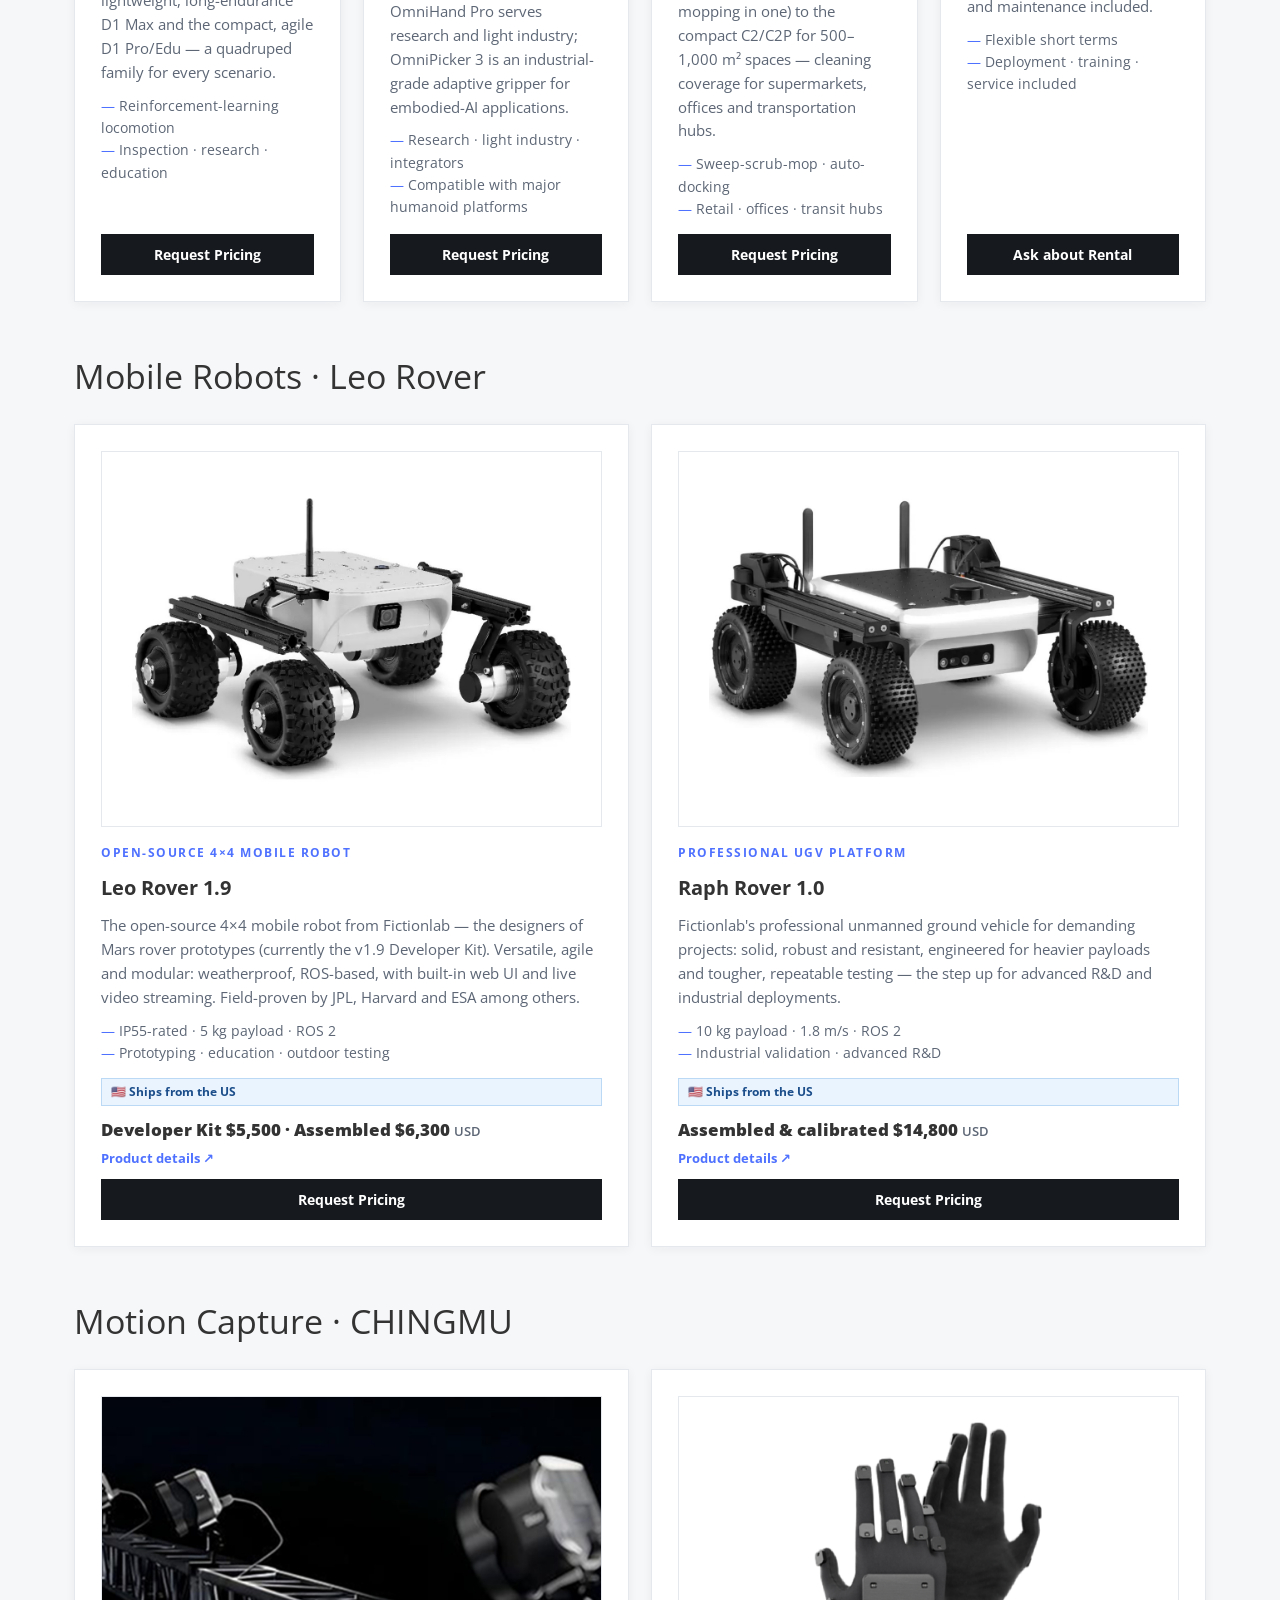
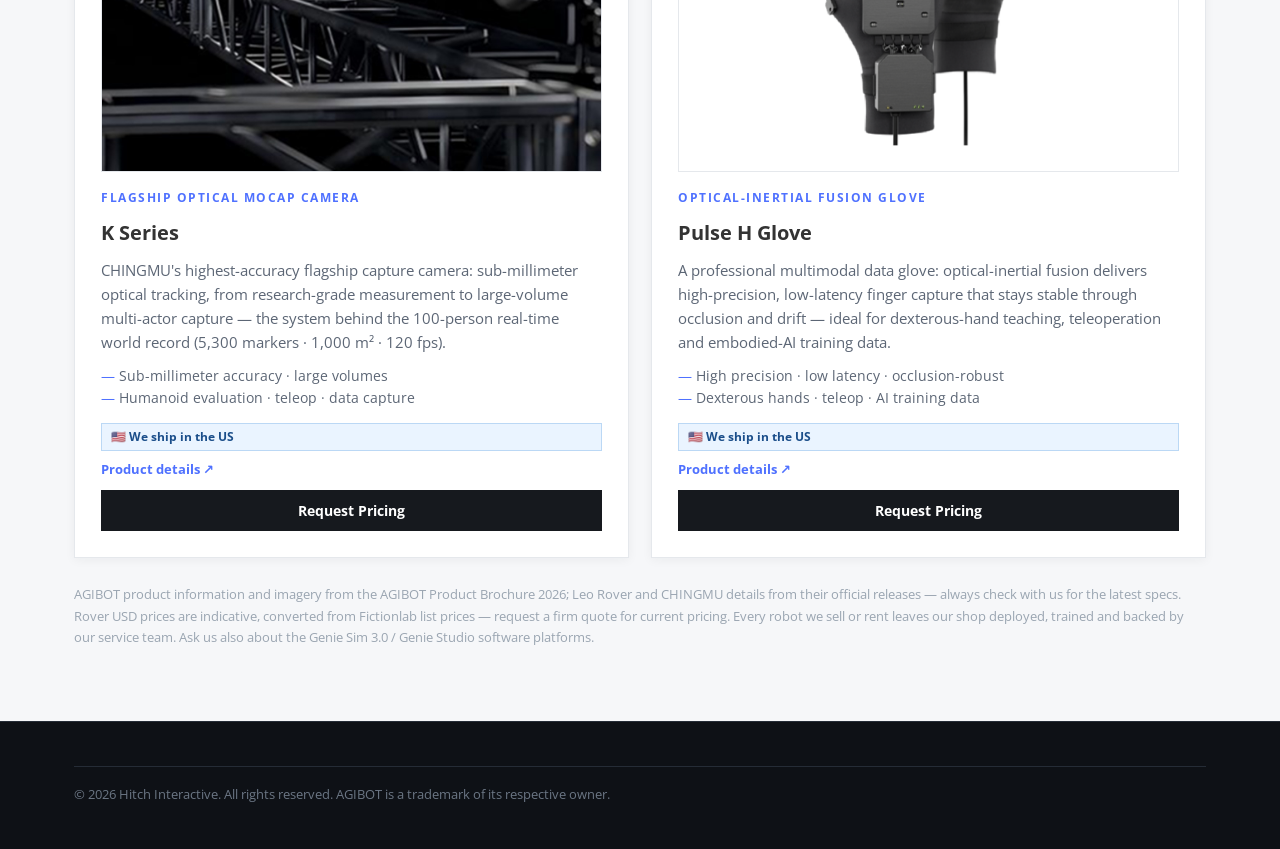
<file: superstore.html>
<!DOCTYPE html>
<html lang="en">
<head>
<meta charset="UTF-8">
<meta name="viewport" content="width=device-width, initial-scale=1">
<title>Robotics Superstore — Hitch Interactive</title>
<link rel="stylesheet" href="assets/style.css?v=20260911a">
<link rel="icon" href="assets/favicon.svg">
<script src="assets/i18n.js?v=20260911a"></script>
<script src="assets/inquiry.js?v=20260911a"></script>
</head>
<body>

<header>
  <div class="wrap nav">
    <a class="logo" href="index.html"><img src="assets/logo-mark-white.svg" alt="Hitch Interactive"></a>
    <nav><ul>
      <li><a class="ext" href="https://hitchopen.ai" target="_blank" rel="noopener" data-zh="赛事">Competition</a></li>
      <li><a href="learning.html" data-zh="学院">Academy</a></li>
      <li><a class="active" href="superstore.html" data-zh="机器人超市">Superstore</a></li>
      <li><a href="services.html" data-zh="服务">Services</a></li>
      <li><a class="ext" href="https://github.com/hitchopen" target="_blank" rel="noopener" data-zh="开源">Open Source</a></li>
    </ul></nav>
    <div class="actions">
      <a class="cta" href="#" onclick="return openInquiry('general')" data-zh="联系销售">Contact Sales</a>
      <button id="langToggle" class="langbtn" onclick="toggleLang()">中文</button>
    </div>
  </div>
</header>

<section class="band-orange">
  <div class="wrap">
    <div class="kicker" data-zh="机器人超市 · AGIBOT · Leo Rover · CHINGMU 动捕">The Robotics Superstore · AGIBOT · Leo Rover · CHINGMU Motion Capture</div>
    <h1 style="font-size:40px" data-zh="每一个价位，都有一台合适的机器人">A robot for every price point</h1>
    <p class="lead" data-zh="欢迎来到我们的机器人超市。我们把 AGIBOT 人形机器人、Leo Rover 开源移动机器人与 CHINGMU 光学动作捕捉系统摆上同一排货架——每一台都可以买、可以租（Rent-a-Robot），并由我们自己的团队完成部署与维保。价格与交期请点击任意产品的「询价」按钮。">Welcome to our Robotics Superstore. We stock AGIBOT humanoids, Leo Rover open-source
    mobile robots and CHINGMU optical motion capture on the same shelf — every machine
    available to buy or rent through Rent-a-Robot, deployed and maintained by our own team.
    Use the inquiry button on any product for pricing and lead times.</p>
  </div>
</section>

<section class="alt">
  <div class="wrap">
    <div class="grid g4">

      <div class="card prod">
        <img class="shot" src="assets/products/a3.jpg" alt="AGIBOT A3">
        <div class="series" data-zh="全尺寸人形 · 旗舰">FULL-SIZE HUMANOID · FLAGSHIP</div>
        <h3>AGIBOT A3</h3>
        <p data-zh="2026 年发布的新一代全尺寸人形机器人——「为舞台而生的硅基明星」。173cm 黄金比例、模特级头身比，内在强大、外表优雅，支持深度定制。">The new-generation full-size humanoid launched in 2026 — "a silicon-based star born for
        the stage." 173 cm golden-ratio proportions, powerful inside, refined outside, fully
        customizable.</p>
        <ul>
          <li data-zh="173cm 黄金比例造型">173 cm, model-grade proportions</li>
          <li data-zh="舞台展示与商业交互旗舰">Stage, showcase &amp; interaction flagship</li>
        </ul>
        <button class="mail" onclick="openInquiry('pricing','AGIBOT A3')" data-zh="询价">Request Pricing</button>
      </div>

      <div class="card prod">
        <img class="shot" src="assets/products/g2.jpg" alt="AGIBOT G2">
        <div class="series" data-zh="工业级具身作业">INDUSTRIAL EMBODIED OPERATION</div>
        <h3>AGIBOT G2 / G2 Air</h3>
        <p data-zh="工业级交互式具身作业机器人：5 自由度腰腿结构、26 自由度全身（可选 19 自由度灵巧手）、高精度力控双臂，支持低延迟超视距遥操作。">Industrial-grade interactive embodied operational robot: 5-DoF waist-leg structure,
        26-DoF body (optional 19-DoF dexterous hands), force-controlled dual arms, low-latency
        BVLOS teleoperation.</p>
        <ul>
          <li data-zh="亚毫米级力控双臂">Sub-millimeter force-controlled arms</li>
          <li data-zh="工业搬运 · 物流分拣 · 巡检">Handling · sorting · inspection</li>
        </ul>
        <button class="mail" onclick="openInquiry('pricing','AGIBOT G2 / G2 Air')" data-zh="询价">Request Pricing</button>
      </div>

      <div class="card prod">
        <img class="shot" src="assets/products/x2-ultra.jpg" alt="AGIBOT X2 Ultra">
        <div class="series" data-zh="半尺寸人形">HALF-SIZE HUMANOID</div>
        <h3>AGIBOT X2 Ultra</h3>
        <p data-zh="在运动、交互与任务智能上全面强化，为导览讲解与人机互动场景量身打造。">Powerful motion, interaction and task intelligence — tailor-made for guided tours and
        rich human-robot interaction.</p>
        <ul>
          <li data-zh="导览 · 讲解 · 接待">Tours · presentations · reception</li>
          <li data-zh="强运动与交互智能">Advanced motion &amp; interaction AI</li>
        </ul>
        <button class="mail" onclick="openInquiry('pricing','AGIBOT X2 Ultra')" data-zh="询价">Request Pricing</button>
      </div>

      <div class="card prod">
        <img class="shot" src="assets/products/x2.jpg" alt="AGIBOT X2">
        <div class="series" data-zh="半尺寸人形">HALF-SIZE HUMANOID</div>
        <h3>AGIBOT X2 / X2 REC</h3>
        <p data-zh="面向娱乐与商业演出的半尺寸人形机器人；X2 REC 专为影视拍摄与内容制作打造。">Engineered for entertainment and commercial performance; X2 REC is purpose-built for
        filming and content production.</p>
        <ul>
          <li data-zh="演出 · 活动 · 内容制作">Shows · events · content creation</li>
          <li data-zh="灵动步态与表演动作库">Agile gait &amp; performance motion library</li>
        </ul>
        <button class="mail" onclick="openInquiry('pricing','AGIBOT X2 / X2 REC')" data-zh="询价">Request Pricing</button>
      </div>

      <div class="card prod">
        <img class="shot" src="assets/products/d1-series.jpg" alt="AGIBOT D1 quadruped series">
        <div class="series" data-zh="四足机器人系列">QUADRUPED SERIES</div>
        <h3 data-zh="D1 系列（MaxPro / Max / Ultra / Pro / Edu）">D1 Series (MaxPro / Max / Ultra / Pro / Edu)</h3>
        <p data-zh="从大负载、强机动的 D1 MaxPro（强化学习运动控制），到轻量长续航的 D1 Max，再到紧凑敏捷、面向教育的 D1 Pro/Edu——全场景四足家族。">From the high-payload, RL-driven D1 MaxPro to the lightweight, long-endurance D1 Max
        and the compact, agile D1 Pro/Edu — a quadruped family for every scenario.</p>
        <ul>
          <li data-zh="强化学习运动算法">Reinforcement-learning locomotion</li>
          <li data-zh="巡检 · 科研 · 教育">Inspection · research · education</li>
        </ul>
        <button class="mail" onclick="openInquiry('pricing','AGIBOT D1 Series')" data-zh="询价">Request Pricing</button>
      </div>

      <div class="card prod">
        <img class="shot" src="assets/products/omnihand.jpg" alt="AGIBOT OmniHand family">
        <div class="series" data-zh="灵巧手与夹爪">DEXTEROUS HANDS &amp; GRIPPERS</div>
        <h3>OmniHand 3 / Pro · OmniPicker 3</h3>
        <p data-zh="OmniHand 3 Lite 以超耐用材料打造，坚固易用；OmniHand Pro 面向科研与轻工业；OmniPicker 3 为具身智能应用设计的工业级自适应夹爪。">OmniHand 3 Lite delivers exceptional robustness in hyper-durable materials; OmniHand Pro
        serves research and light industry; OmniPicker 3 is an industrial-grade adaptive gripper
        for embodied-AI applications.</p>
        <ul>
          <li data-zh="科研 · 轻工业 · 集成商">Research · light industry · integrators</li>
          <li data-zh="兼容主流人形平台">Compatible with major humanoid platforms</li>
        </ul>
        <button class="mail" onclick="openInquiry('pricing','OmniHand / OmniPicker')" data-zh="询价">Request Pricing</button>
      </div>

      <div class="card prod">
        <img class="shot" src="assets/products/c-series.jpg" alt="AGIBOT C-series cleaning robots">
        <div class="series" data-zh="商用清洁机器人">COMMERCIAL CLEANING ROBOTS</div>
        <h3 data-zh="C 系列（C5 / C4 / C2 / C2P）">C-Series (C5 / C4 / C2 / C2P)</h3>
        <p data-zh="从中大型室内场景的 C5（扫、洗、干拖一体）到面向 500–1000㎡ 小型空间的 C2/C2P——超市、写字楼、交通枢纽的清洁全家桶。">From the C5 for mid-to-large indoor environments (sweeping, scrubbing and dry mopping in
        one) to the compact C2/C2P for 500–1,000 m² spaces — cleaning coverage for supermarkets,
        offices and transportation hubs.</p>
        <ul>
          <li data-zh="扫洗拖一体 · 自动回充">Sweep-scrub-mop · auto-docking</li>
          <li data-zh="商超 · 写字楼 · 枢纽场站">Retail · offices · transit hubs</li>
        </ul>
        <button class="mail" onclick="openInquiry('pricing','AGIBOT C-Series')" data-zh="询价">Request Pricing</button>
      </div>

      <div class="card prod">
        <img class="shot" src="assets/products/rental.jpg" alt="Monthly robot rental plan">
        <div class="series" data-zh="租赁 · RENT-A-ROBOT">RENT-A-ROBOT</div>
        <h3 data-zh="按月租赁计划">Monthly Rental Plans</h3>
        <p data-zh="以购置成本的一小部分即可用上以上任意机型——特别适合 6–12 个月的创新验证与初创项目。含部署、培训与维保。">Put any model above on the job at a fraction of ownership cost — ideal for 6–12-month
        innovation pilots and startup projects. Deployment, training and maintenance included.</p>
        <ul>
          <li data-zh="短期灵活租期">Flexible short terms</li>
          <li data-zh="含部署 · 培训 · 维保">Deployment · training · service included</li>
        </ul>
        <button class="mail" onclick="openInquiry('rental','Rent-a-Robot')" data-zh="租赁咨询">Ask about Rental</button>
      </div>

    </div>

    <h2 style="margin-top:46px" data-zh="移动机器人 · Leo Rover">Mobile Robots · Leo Rover</h2>
    <div class="grid g2" style="margin-top:20px">

      <div class="card prod">
        <img class="shot" src="assets/products/leo-rover.jpg" alt="Leo Rover 1.9">
        <div class="series" data-zh="开源 4×4 移动机器人">OPEN-SOURCE 4×4 MOBILE ROBOT</div>
        <h3>Leo Rover 1.9</h3>
        <p data-zh="由火星车原型设计团队 Fictionlab 打造的开源四驱移动机器人平台（现售 1.9 开发者套件）：灵活、敏捷、模块化，全天候防水结构、基于 ROS、内置 Web 控制界面与实时视频流，被 JPL、哈佛与欧洲航天局等机构实测采用。">The open-source 4×4 mobile robot from Fictionlab — the designers of Mars rover
        prototypes (currently the v1.9 Developer Kit). Versatile, agile and modular:
        weatherproof, ROS-based, with built-in web UI and live video streaming. Field-proven
        by JPL, Harvard and ESA among others.</p>
        <ul>
          <li data-zh="IP55 防护 · 5kg 负载 · ROS 2">IP55-rated · 5 kg payload · ROS 2</li>
          <li data-zh="原型开发 · 教育 · 户外实验">Prototyping · education · outdoor testing</li>
        </ul>
        <div class="usbadge" data-zh="🇺🇸 美国本土发货">🇺🇸 Ships from the US</div>
        <div class="price" data-zh="开发者套件 $5,500 · 整机 $6,300 <small>美元</small>">Developer Kit $5,500 · Assembled $6,300 <small>USD</small></div>
        <a class="ext-link" href="https://fictionlab.pl/shop/leo-rover-1-9/" target="_blank" rel="noopener" data-zh="产品详情 ↗">Product details ↗</a>
        <button class="mail" onclick="openInquiry('pricing','Leo Rover 1.9')" data-zh="询价">Request Pricing</button>
      </div>

      <div class="card prod">
        <img class="shot" src="assets/products/raph-rover.jpg" alt="Raph Rover 1.0">
        <div class="series" data-zh="专业级 UGV 平台">PROFESSIONAL UGV PLATFORM</div>
        <h3>Raph Rover 1.0</h3>
        <p data-zh="Fictionlab 面向高要求项目的专业级无人地面平台：坚固、可靠、耐候，为更大负载与更严苛的测试场景而生——适合高阶科研与工业级部署。">Fictionlab's professional unmanned ground vehicle for demanding projects: solid,
        robust and resistant, engineered for heavier payloads and tougher, repeatable testing —
        the step up for advanced R&amp;D and industrial deployments.</p>
        <ul>
          <li data-zh="10kg 负载 · 1.8 m/s · ROS 2">10 kg payload · 1.8 m/s · ROS 2</li>
          <li data-zh="工业验证 · 高阶科研">Industrial validation · advanced R&amp;D</li>
        </ul>
        <div class="usbadge" data-zh="🇺🇸 美国本土发货">🇺🇸 Ships from the US</div>
        <div class="price" data-zh="整机（已组装调校）$14,800 <small>美元</small>">Assembled &amp; calibrated $14,800 <small>USD</small></div>
        <a class="ext-link" href="https://fictionlab.pl/shop/raph-rover-1-0/" target="_blank" rel="noopener" data-zh="产品详情 ↗">Product details ↗</a>
        <button class="mail" onclick="openInquiry('pricing','Raph Rover 1.0')" data-zh="询价">Request Pricing</button>
      </div>

    </div>

    <h2 style="margin-top:46px" data-zh="光学动作捕捉 · CHINGMU 青瞳视觉">Motion Capture · CHINGMU</h2>
    <div class="grid g2" style="margin-top:20px">

      <div class="card prod">
        <img class="shot" src="assets/products/chingmu-k.jpg" alt="CHINGMU K Series motion-capture camera">
        <div class="series" data-zh="旗舰光学动捕相机">FLAGSHIP OPTICAL MOCAP CAMERA</div>
        <h3 data-zh="K 系列">K Series</h3>
        <p data-zh="CHINGMU 精度最高的旗舰动捕相机系列：亚毫米级光学追踪，支撑从科研级测量到大空间多人实时捕捉——曾创下 100 人同场实时动捕的世界纪录（5,300 标记点 · 1,000㎡ · 120fps）。">CHINGMU's highest-accuracy flagship capture camera: sub-millimeter optical tracking,
        from research-grade measurement to large-volume multi-actor capture — the system behind
        the 100-person real-time world record (5,300 markers · 1,000 m² · 120 fps).</p>
        <ul>
          <li data-zh="亚毫米级精度 · 大空间多人">Sub-millimeter accuracy · large volumes</li>
          <li data-zh="人形评测 · 遥操作 · 数据采集">Humanoid evaluation · teleop · data capture</li>
        </ul>
        <div class="usbadge" data-zh="🇺🇸 美国本土发货">🇺🇸 We ship in the US</div>
        <a class="ext-link" href="https://en.chingmu.com/product/10100.html" target="_blank" rel="noopener" data-zh="产品详情 ↗">Product details ↗</a>
        <button class="mail" onclick="openInquiry('pricing','CHINGMU K Series')" data-zh="询价">Request Pricing</button>
      </div>

      <div class="card prod">
        <img class="shot" src="assets/products/chingmu-pulseh.png" alt="CHINGMU Pulse H optical-inertial fusion glove">
        <div class="series" data-zh="光惯融合数据手套">OPTICAL-INERTIAL FUSION GLOVE</div>
        <h3 data-zh="Pulse H 手套">Pulse H Glove</h3>
        <p data-zh="专业级多模态数据手套：光学与惯性融合算法实现高精度、低延迟的手指捕捉，在遮挡与复杂环境下依然稳定——是灵巧手示教、遥操作与具身智能训练数据的理想采集工具。">A professional multimodal data glove: optical-inertial fusion delivers high-precision,
        low-latency finger capture that stays stable through occlusion and drift — ideal for
        dexterous-hand teaching, teleoperation and embodied-AI training data.</p>
        <ul>
          <li data-zh="高精度 · 低延迟 · 抗遮挡">High precision · low latency · occlusion-robust</li>
          <li data-zh="灵巧手 · 遥操作 · AI 训练数据">Dexterous hands · teleop · AI training data</li>
        </ul>
        <div class="usbadge" data-zh="🇺🇸 美国本土发货">🇺🇸 We ship in the US</div>
        <a class="ext-link" href="https://www.chingmu.com/list/82.html" target="_blank" rel="noopener" data-zh="产品详情 ↗">Product details ↗</a>
        <button class="mail" onclick="openInquiry('pricing','CHINGMU Pulse H Glove')" data-zh="询价">Request Pricing</button>
      </div>

    </div>

    <p style="margin-top:26px;color:var(--faint);font-size:13px"
       data-zh="AGIBOT 产品信息与图片来自《AGIBOT Product Brochure 2026》；Leo Rover 与 CHINGMU 产品信息来自其官方发布，最新规格欢迎向我们确认。Rover 美元价格为按 Fictionlab 官方定价换算的参考价，正式报价请询价确认。我们售出或租出的每一台机器人，都由我们完成部署、培训并提供持续维保。软件平台（Genie Sim 3.0 / Genie Studio）咨询亦可来函。">
       AGIBOT product information and imagery from the AGIBOT Product Brochure 2026; Leo Rover
       and CHINGMU details from their official releases — always check with us for the latest
       specs. Rover USD prices are indicative, converted from Fictionlab list prices — request
       a firm quote for current pricing. Every robot we sell or rent leaves our shop deployed, trained and backed by our
       service team. Ask us also about the Genie Sim 3.0 / Genie Studio software platforms.</p>
  </div>
</section>

<footer>
  <div class="wrap">
    <div class="fineprint" data-zh="© 2026 Hitch Interactive。保留所有权利。AGIBOT 为其各自所有者之商标。">© 2026 Hitch Interactive. All rights reserved. AGIBOT is a trademark of its respective owner.</div>
  </div>
</footer>

</body>
</html>
</file>
<file: assets/style.css>
@import url('https://fonts.googleapis.com/css2?family=Open+Sans:wght@400;600;700;800&display=swap');
/* Hitch Interactive — visual v2 "carbon & signal"
   Light content sections; carbon-black hero/stats/footer; lime #C4FF2F as
   signal accent (dark surfaces only); blue-violet #4F71FF as primary.
   NOTE: legacy var names --red/--gold now point at the blue primary so every
   page inherits the rebrand without markup changes. */
:root{
  --bg:#FFFFFF; --alt:#F6F7F9; --ink:#333333; --muted:#5C6675; --faint:#9AA5B1;
  --red:#4F71FF; --red-dk:#3A5AE8; --line:#E5E8EC; --card:#FFFFFF; --gold:#4F71FF;
  --carbon:#0E1116; --carbon-2:#161B22; --carbon-line:#252C36;
  --lime:#C4FF2F;
  --hi-cream:#FFFCF7; --hi-lime:#C4FF2F; --hi-green:#00C566; --hi-blue:#4F71FF;
  --hi-orange:#FF6400; --hi-sky:#D1ECFF; --btn-dark:#16191E;
}
*{margin:0;padding:0;box-sizing:border-box}
html{scroll-behavior:smooth}
body{font-family:'Open Sans','Segoe UI',system-ui,Arial,sans-serif;background:var(--bg);color:var(--ink);line-height:1.65;font-size:17px}
a{color:var(--red);text-decoration:none}
a:hover{color:var(--red-dk)}
img{max-width:100%;display:block}
.wrap{max-width:1180px;margin:0 auto;padding:0 24px}

/* nav — carbon, static (scrolls away with the page), fuses with the hero */
header{background:var(--carbon);border-bottom:1px solid var(--carbon-line)}
.nav{display:grid;grid-template-columns:auto 1fr auto;align-items:center;height:74px;gap:8px}
.nav > nav{justify-self:center}
.nav .logo{justify-self:start}
.nav .logo img{height:44px}
.nav ul{display:flex;gap:4px;list-style:none;align-items:center}
.nav ul a{display:block;padding:10px 16px;border-radius:0;color:#D7DEE6;font-weight:600;font-size:15px}
.nav ul a:hover{background:var(--carbon-2);color:#fff}
.nav ul a.active{color:var(--lime)}
.nav .actions{justify-self:end;display:flex;gap:10px;align-items:center}
.nav .actions .cta,.nav .actions .langbtn{display:inline-block;box-sizing:border-box;min-width:118px;text-align:center;padding:8.5px 16px;border:1.5px solid transparent;border-radius:0;font-weight:600;font-size:15px;line-height:1.45;cursor:pointer;font-family:inherit;margin:0}
.nav .actions .cta{background:var(--lime);border-color:var(--lime);color:#111}
.nav .actions .cta:hover{background:#fff;border-color:#fff;color:#111}
.nav .actions .langbtn{background:none;border-color:#4A5563;color:#D7DEE6}
.nav .actions .langbtn:hover{background:#fff;border-color:#fff;color:#111}
.ext:after{content:" ↗";font-size:12px;color:var(--faint)}

/* hero (photo with dark overlay, white text — like the site's video hero) */
.hero{position:relative;min-height:520px;display:flex;align-items:center;overflow:hidden;background:var(--carbon)}
.hero img.bg{position:absolute;inset:0;width:100%;height:100%;object-fit:cover;object-position:center 78%;opacity:1;filter:brightness(1.18) contrast(1.04)}
.hero:before{content:"";position:absolute;inset:0;z-index:2;background:linear-gradient(90deg,rgba(0,0,0,.92) 0%,rgba(0,0,0,.88) 32%,rgba(0,0,0,.72) 55%,rgba(0,0,0,.4) 70%,rgba(0,0,0,.1) 84%,rgba(0,0,0,0) 94%),linear-gradient(0deg,rgba(0,0,0,.55) 0%,rgba(0,0,0,.22) 45%,rgba(0,0,0,0) 90%)}
.hero img.fg{position:absolute;right:6%;bottom:0;height:90%;width:auto;z-index:1}
.hero .wrap{position:relative;z-index:3;padding-top:70px;padding-bottom:70px}
@media(max-width:900px){.hero img.fg{right:-6%;height:62%;opacity:.5}
.hero:before{background:linear-gradient(0deg,rgba(0,0,0,.82) 0%,rgba(0,0,0,.6) 55%,rgba(0,0,0,.5) 100%)}
.hero .sub{max-width:none}}
.hero .kicker{color:var(--lime)}
.hero h1{color:#fff;text-shadow:0 2px 24px rgba(0,0,0,.85)}
.hero .sub{color:#E7ECF2;text-shadow:0 1px 14px rgba(0,0,0,.8);max-width:620px}
.hero h1{max-width:820px}
.kicker{color:var(--red);font-weight:700;letter-spacing:3px;font-size:13px;text-transform:uppercase}
h1{font-size:50px;font-weight:700;line-height:1.15;color:var(--ink);margin:14px 0 18px;max-width:850px}
h1 .r{color:var(--lime)}
.sub{font-size:18px;color:var(--muted);max-width:760px}
.btns{margin-top:28px;display:inline-grid;grid-auto-flow:column;grid-auto-columns:1fr;gap:14px}
.btn{display:inline-block;padding:13px 26px;border-radius:0;font-weight:700;font-size:15px;border:1.5px solid transparent;text-align:center;white-space:nowrap}
.btn.primary{background:var(--btn-dark);color:#fff}
.btn.primary:hover{background:var(--red);color:#fff}
.btn.ghost{border:1.5px solid #fff;color:#fff}
.btn.ghost:hover{background:#fff;color:var(--ink)}
section .btn.ghost,section.alt .btn.ghost{border-color:var(--red);color:var(--red)}
section .btn.ghost:hover,section.alt .btn.ghost:hover{background:var(--red);color:#fff}

/* sections */
section{padding:72px 0}
section.alt{background:var(--alt)}
h2{font-size:34px;font-weight:400;color:var(--ink);margin-bottom:10px}
h3{color:var(--ink)}
.lead{color:var(--muted);max-width:820px;margin-bottom:36px;font-size:17px}
.grid{display:grid;gap:22px}
.g4{grid-template-columns:repeat(4,1fr)}
.g3{grid-template-columns:repeat(3,1fr)}
.g2{grid-template-columns:repeat(2,1fr)}
.card{background:var(--card);border:1px solid var(--line);border-radius:0;padding:26px;box-shadow:0 2px 10px rgba(20,30,45,.05)}
.card .tag{color:var(--red);font-size:12px;font-weight:700;letter-spacing:2px;text-transform:uppercase}
.card h3{font-size:20px;margin:8px 0 10px}
.card p{color:var(--muted);font-size:14.5px}
.card .go{display:inline-block;margin-top:14px;font-weight:700;font-size:14px}
.icon{margin-bottom:14px;color:#9AA5B1}
.icon svg{width:34px;height:34px;display:block}

/* stats */
.stats{display:grid;grid-template-columns:repeat(4,1fr);gap:20px;text-align:center}
.stats.s5{grid-template-columns:repeat(5,1fr)}
.stats.s6{grid-template-columns:repeat(6,1fr)}
.stat b{display:block;font-size:36px;color:var(--red);font-family:ui-monospace,'SF Mono',Menlo,Consolas,monospace;letter-spacing:-.5px}
.stat span{color:var(--muted);font-size:13.5px}

/* catalog */
.prod{display:flex;flex-direction:column}
.prod .ph{aspect-ratio:4/3;height:auto;border-radius:0;background:linear-gradient(135deg,#EEF1F5,#E4E9F0);display:flex;align-items:center;justify-content:center;font-size:44px;margin-bottom:16px}
.prod .series{color:var(--gold);font-size:12px;font-weight:700;letter-spacing:1.5px}
.prod ul{list-style:none;margin:10px 0 14px;color:var(--muted);font-size:13.5px}
.prod ul li:before{content:"— ";color:var(--red)}
.prod .mail{margin-top:auto;text-align:center;background:var(--btn-dark);color:#fff;border:none;cursor:pointer;border-radius:0;padding:11px;font-weight:700;font-size:14px;font-family:inherit}
.prod .mail:hover{background:var(--red);color:#fff}

/* course */
.course{border-left:3px solid var(--red);padding-left:18px;margin-bottom:26px}
.course .meta{color:var(--faint);font-size:13px}
details{margin-top:8px;color:var(--muted);font-size:14px}
summary{cursor:pointer;color:var(--red);font-weight:600}
details ol{margin:10px 0 0 22px}

/* banner strip */
.strip{background:var(--alt);border:1px solid var(--line);border-radius:0;padding:26px 30px;display:flex;align-items:center;gap:26px;flex-wrap:wrap}
section.alt .strip{background:#fff}
.strip img{height:52px}
.strip p{color:var(--muted);flex:1;min-width:260px}
.strip b{color:var(--ink)}

/* footer */
footer{border-top:1px solid var(--carbon-line);padding:44px 0;color:#9AA5B1;font-size:14px;background:var(--carbon)}
footer .cols{display:grid;grid-template-columns:2fr 1fr 1fr 1fr;gap:30px;margin-bottom:26px}
footer h4{color:#fff;margin-bottom:10px;font-size:15px}
footer a{display:block;color:#B8C2CC;margin-bottom:6px}
footer a:hover{color:var(--lime)}
.fineprint{border-top:1px solid var(--carbon-line);padding-top:18px;font-size:12.5px;color:#6B7684}

/* language toggle */

/* news carousel */
.news-wrap{position:relative}
.news-track{display:flex;gap:20px;overflow-x:auto;scroll-snap-type:x mandatory;padding-bottom:14px;-webkit-overflow-scrolling:touch;scrollbar-width:thin;scrollbar-color:var(--line) transparent}
.news-card{scroll-snap-align:start;flex:0 0 340px;background:#fff;border:1px solid var(--line);border-radius:0;overflow:hidden;display:flex;flex-direction:column;box-shadow:0 2px 10px rgba(20,30,45,.06)}
.news-card img{height:170px;width:100%;object-fit:cover}
.news-card .ph{height:170px;display:flex;align-items:center;justify-content:center;font-size:46px;background:linear-gradient(135deg,#EEF1F5,#E4E9F0)}
.news-card .body{padding:18px 20px 20px;display:flex;flex-direction:column;flex:1}
.news-card .date{color:var(--gold);font-size:12px;font-weight:700;letter-spacing:1.5px;text-transform:uppercase}
.news-card h3{font-size:17px;margin:8px 0 8px;line-height:1.35}
.news-card p{color:var(--muted);font-size:13.5px;flex:1}
.news-card a{margin-top:12px;font-weight:700;font-size:13.5px;display:none}
.news-nav{position:absolute;top:-58px;right:0;display:flex;gap:8px}
.news-nav button{width:40px;height:40px;border-radius:0;border:1.5px solid var(--red);background:none;color:var(--red);font-size:18px;cursor:pointer}
.news-nav button:hover{background:var(--red);color:#fff}

@media(max-width:900px){
  .g4,.g3,.stats,.stats.s5,.stats.s6,footer .cols{grid-template-columns:repeat(2,1fr)}
  h1{font-size:36px}
  .nav{display:flex;flex-wrap:wrap;height:auto;padding:10px 0;gap:6px;justify-content:space-between}
  .nav ul{flex-wrap:wrap}
  .nav ul a{padding:8px 10px;font-size:13.5px}
}
@media(max-width:600px){
  .g4,.g3,.g2,.stats,.stats.s5,.stats.s6,footer .cols{grid-template-columns:1fr}
  .btns{grid-auto-flow:row;width:100%}
  .btn{white-space:normal}
  .nav{justify-content:center}
  .nav ul{justify-content:center}
  .nav .actions{width:100%;justify-content:center}
  .news-card{flex-basis:82vw}
}

/* product stock images */
.prod img.shot{aspect-ratio:4/3;height:auto;width:100%;object-fit:cover;object-position:center;border-radius:0;margin-bottom:16px;background:#F1F3F6;border:1px solid var(--line)}

/* inquiry modal */
.inq-overlay{display:none;position:fixed;inset:0;background:rgba(20,28,40,.55);z-index:100;align-items:center;justify-content:center;padding:20px}
.inq-box{background:#fff;border-radius:0;padding:30px;max-width:440px;width:100%;box-shadow:0 18px 60px rgba(10,18,30,.3)}
.inq-box h3{font-size:20px;color:var(--ink);margin-bottom:14px}
.inq-box input,.inq-box textarea{width:100%;border:1px solid var(--line);border-radius:0;padding:11px 13px;margin-bottom:11px;font:inherit;font-size:14.5px;color:var(--ink);background:#FBFCFD}
.inq-box input:focus,.inq-box textarea:focus{outline:none;border-color:var(--red)}
.inq-note{font-size:12px;color:var(--faint);margin:2px 0 12px}
.inq-actions{display:flex;gap:10px;justify-content:flex-end}
.inq-btn{border-radius:0;padding:11px 20px;font-weight:700;font-size:14.5px;cursor:pointer;border:none}
.inq-btn.primary{background:var(--btn-dark);color:#fff}
.inq-btn.primary:hover{background:var(--red)}
.inq-btn.ghost{background:none;border:1.5px solid var(--line);color:var(--muted)}
.inq-prod{display:none}

/* partner university logo band */
.uniband{display:flex;flex-wrap:wrap;align-items:center;justify-content:center;gap:28px 32px}
.uniband img{height:70px;width:auto;opacity:.88}
@media(max-width:1100px){.uniband{gap:24px 30px}.uniband img{height:56px}}
@media(max-width:700px){.uniband{gap:20px 24px}.uniband img{height:46px}}

/* ===== section bands — v2: candy colors retired, carbon takes over =====
   band-cream: light gray content band (news).
   band-sky:   carbon "telemetry" band (trust stats) — lime numbers, white heads.
   band-lime/green/orange (subpage headers) + band-black (CTA): unified carbon. */
section.band-cream{background:var(--alt)}
section.band-sky,section.band-lime,section.band-green,section.band-blue,section.band-orange,section.band-black{background:var(--carbon)}
/* light text on carbon bands */
section.band-sky h1,section.band-lime h1,section.band-green h1,section.band-blue h1,section.band-orange h1,section.band-black h1,
section.band-sky h2,section.band-lime h2,section.band-green h2,section.band-blue h2,section.band-orange h2,section.band-black h2{color:#fff}
section.band-sky .lead,section.band-lime .lead,section.band-green .lead,section.band-blue .lead,section.band-orange .lead,section.band-black .lead{color:#B8C2CC}
section.band-sky .kicker,section.band-lime .kicker,section.band-green .kicker,section.band-blue .kicker,section.band-orange .kicker,section.band-black .kicker{color:var(--lime)}
section.band-cream .kicker{color:var(--red)}
/* trust band: lime telemetry numbers, white logos straight on carbon */
section.band-sky h2,section.band-sky .lead{text-align:center;margin-left:auto;margin-right:auto}
section.band-sky .stat b{color:var(--lime)}
section.band-sky .stat span{color:#9AA5B1}
/* carbon band strip + buttons */
section.band-black .strip{background:var(--carbon-2);border-color:var(--carbon-line)}
section.band-black .strip p{color:#C9D2DC}
section.band-black .strip b{color:#fff}
/* 两条赛事 strip：grid-auto-rows:1fr 让两张卡等高(内容长度不同也不会一高一矮) */
.strips{display:grid;gap:18px;grid-auto-rows:1fr}
/* logo 列专用 class —— 不能用 .strip>a，那会连同「进入竞技场」按钮一起命中并撑成 300px。
   两个 lockup 比例不同(竞速 7.1:1 / HOPE 4.7:1)，按统一宽度对齐，并给列一个固定高度让 logo 垂直居中 */
.strip .strip-logo{display:flex;align-items:center;justify-content:center;flex:0 0 300px;height:64px}
.strip .strip-logo img{display:block;width:100%;height:auto}
@media(max-width:900px){.strip .strip-logo{flex:0 0 auto;max-width:100%;height:auto}
  .strip .strip-logo img{width:auto;max-width:100%;max-height:56px}}
section.band-sky .btn.ghost,section.band-lime .btn.ghost,section.band-green .btn.ghost,section.band-orange .btn.ghost,section.band-black .btn.ghost{border-color:#fff;color:#fff}
section.band-sky .btn.ghost:hover,section.band-lime .btn.ghost:hover,section.band-green .btn.ghost:hover,section.band-orange .btn.ghost:hover,section.band-black .btn.ghost:hover{background:var(--lime);border-color:var(--lime);color:#111}
/* brand-coded cards (Four ways in): white card + brand hue as a thin top rule */
.card.tint{background:#fff;border:1px solid var(--line);border-top:3px solid var(--line);box-shadow:0 2px 10px rgba(20,30,45,.05)}
.card.tint .go{font-weight:700}
.card.tint-blue,.card.tint-orange,.card.tint-green,.card.tint-lime{border-top-color:var(--hi-blue)}
.card.tint .tag{color:var(--hi-blue)}

/* rover price rows */
.prod .price{font-weight:800;font-size:17px;color:var(--ink);margin:2px 0 4px}
.prod .price small{font-weight:600;color:var(--muted);font-size:12.5px}
.usbadge{display:inline-block;background:#EAF4FF;color:#1B4E8A;border:1px solid #BBD8F5;border-radius:0;font-size:12px;font-weight:700;padding:3px 9px;margin-bottom:8px}
.prod .ext-link{font-size:13px;font-weight:700;margin-bottom:10px;display:inline-block}
</file>
